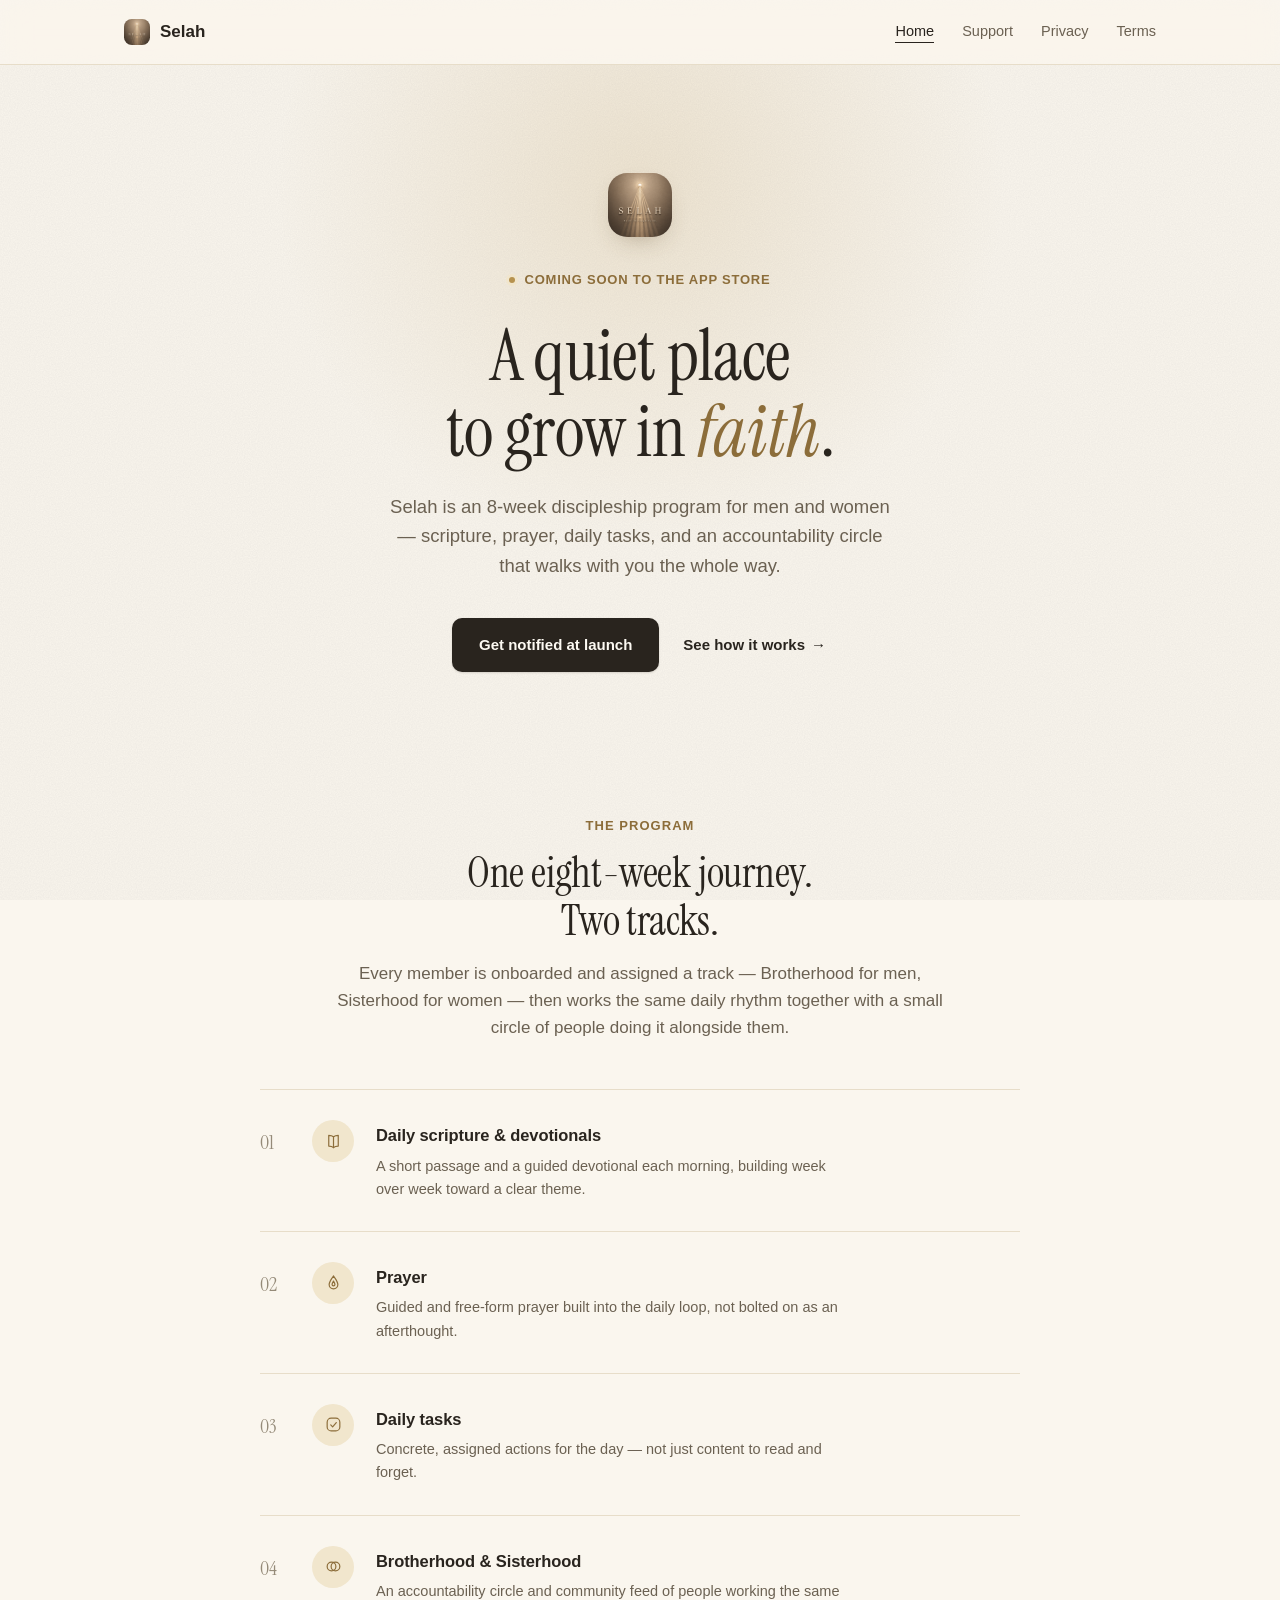
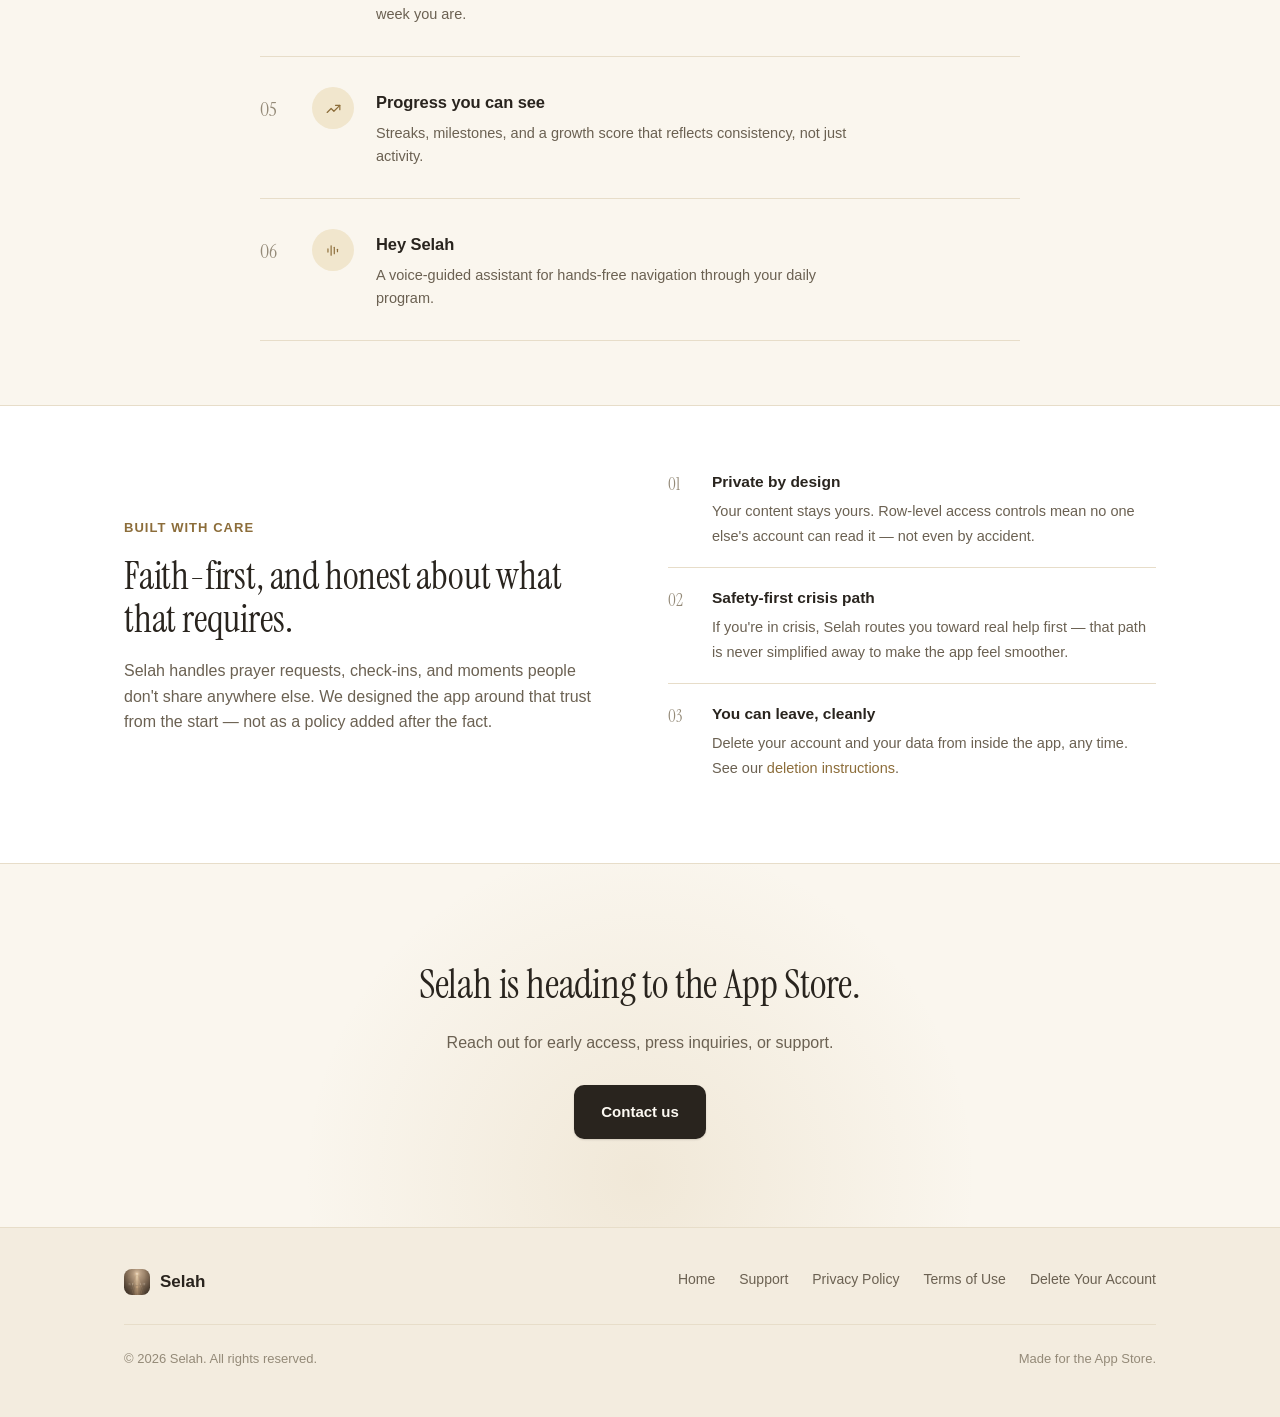
<file: index.html>
<!doctype html>
<html lang="en">
<head>
  <meta charset="utf-8">
  <meta name="viewport" content="width=device-width, initial-scale=1">
  <title>Selah — A discipleship app for the whole of life</title>
  <meta name="description" content="Selah is a Christian discipleship app built around an 8-week transformation program — scripture, prayer, accountability, and daily growth. Launching soon on the App Store.">
  <link rel="icon" href="assets/selah-mark-64.png" sizes="64x64" type="image/png">
  <link rel="icon" href="assets/selah-mark-32.png" sizes="32x32" type="image/png">
  <link rel="apple-touch-icon" href="assets/selah-mark-180.png">
  <link rel="preconnect" href="https://fonts.googleapis.com">
  <link rel="preconnect" href="https://fonts.gstatic.com" crossorigin>
  <link href="https://fonts.googleapis.com/css2?family=Instrument+Serif:ital@0;1&display=swap" rel="stylesheet">
  <link rel="stylesheet" href="styles.css">
</head>
<body>

  <nav class="site-nav">
    <div class="container">
      <a class="brand" href="index.html">
        <img class="orb-mark" src="assets/selah-mark-64.png" alt="" width="26" height="26">
        Selah
      </a>
      <ul class="nav-links">
        <li><a href="index.html" aria-current="page">Home</a></li>
        <li><a href="support.html">Support</a></li>
        <li><a href="privacy.html">Privacy</a></li>
        <li><a href="terms.html">Terms</a></li>
      </ul>
    </div>
  </nav>

  <header class="hero">
    <div class="container">
      <img class="hero-mark" src="assets/selah-mark-512.png" alt="Selah" width="64" height="64">
      <p class="status-line"><span class="status-dot" aria-hidden="true"></span>Coming soon to the App Store</p>
      <h1>A quiet place<br>to grow in <em>faith</em>.</h1>
      <p class="lede">
        Selah is an 8-week discipleship program for men and women — scripture, prayer,
        daily tasks, and an accountability circle that walks with you the whole way.
      </p>
      <div class="hero-actions">
        <a class="btn btn-primary" href="support.html">Get notified at launch</a>
        <a class="link-arrow" href="#program">See how it works <span aria-hidden="true">&rarr;</span></a>
      </div>
    </div>
  </header>

  <section id="program">
    <div class="container">
      <div class="section-head" data-reveal>
        <span class="kicker">The Program</span>
        <h2>One eight-week journey.<br>Two tracks.</h2>
        <p>
          Every member is onboarded and assigned a track — Brotherhood for men,
          Sisterhood for women — then works the same daily rhythm together with a
          small circle of people doing it alongside them.
        </p>
      </div>

      <ol class="feature-list">
        <li data-reveal>
          <span class="feature-num">01</span>
          <span class="feature-icon" aria-hidden="true">
            <svg viewBox="0 0 24 24" fill="none" stroke="currentColor" stroke-width="1.5" stroke-linecap="round" stroke-linejoin="round">
              <path d="M12 6c-1.5-1.2-3.5-1.8-6-1.8v13.6c2.5 0 4.5.6 6 1.8"/>
              <path d="M12 6c1.5-1.2 3.5-1.8 6-1.8v13.6c-2.5 0-4.5.6-6 1.8"/>
              <path d="M12 6v13.6"/>
            </svg>
          </span>
          <div class="feature-copy">
            <h3>Daily scripture &amp; devotionals</h3>
            <p>A short passage and a guided devotional each morning, building week over week toward a clear theme.</p>
          </div>
        </li>
        <li data-reveal>
          <span class="feature-num">02</span>
          <span class="feature-icon" aria-hidden="true">
            <svg viewBox="0 0 24 24" fill="none" stroke="currentColor" stroke-width="1.5" stroke-linecap="round" stroke-linejoin="round">
              <path d="M12 2.5c-3 4-5.5 7.3-5.5 10.8a5.5 5.5 0 0 0 11 0c0-3.5-2.5-6.8-5.5-10.8z"/>
              <path d="M12 9c-1 1.6-1.8 3-1.8 4.3a1.8 1.8 0 0 0 3.6 0c0-1.3-.8-2.7-1.8-4.3z"/>
            </svg>
          </span>
          <div class="feature-copy">
            <h3>Prayer</h3>
            <p>Guided and free-form prayer built into the daily loop, not bolted on as an afterthought.</p>
          </div>
        </li>
        <li data-reveal>
          <span class="feature-num">03</span>
          <span class="feature-icon" aria-hidden="true">
            <svg viewBox="0 0 24 24" fill="none" stroke="currentColor" stroke-width="1.5" stroke-linecap="round" stroke-linejoin="round">
              <rect x="4" y="4" width="16" height="16" rx="5"/>
              <path d="M8.5 12.5l2.4 2.4L15.5 9.5"/>
            </svg>
          </span>
          <div class="feature-copy">
            <h3>Daily tasks</h3>
            <p>Concrete, assigned actions for the day — not just content to read and forget.</p>
          </div>
        </li>
        <li data-reveal>
          <span class="feature-num">04</span>
          <span class="feature-icon" aria-hidden="true">
            <svg viewBox="0 0 24 24" fill="none" stroke="currentColor" stroke-width="1.5" stroke-linecap="round" stroke-linejoin="round">
              <circle cx="9.5" cy="12" r="5.5"/>
              <circle cx="14.5" cy="12" r="5.5"/>
            </svg>
          </span>
          <div class="feature-copy">
            <h3>Brotherhood &amp; Sisterhood</h3>
            <p>An accountability circle and community feed of people working the same week you are.</p>
          </div>
        </li>
        <li data-reveal>
          <span class="feature-num">05</span>
          <span class="feature-icon" aria-hidden="true">
            <svg viewBox="0 0 24 24" fill="none" stroke="currentColor" stroke-width="1.5" stroke-linecap="round" stroke-linejoin="round">
              <path d="M4 17l5-5 3.5 3.5L20 8"/>
              <path d="M14.5 8H20v5.5"/>
            </svg>
          </span>
          <div class="feature-copy">
            <h3>Progress you can see</h3>
            <p>Streaks, milestones, and a growth score that reflects consistency, not just activity.</p>
          </div>
        </li>
        <li data-reveal>
          <span class="feature-num">06</span>
          <span class="feature-icon" aria-hidden="true">
            <svg viewBox="0 0 24 24" fill="none" stroke="currentColor" stroke-width="1.5" stroke-linecap="round" stroke-linejoin="round">
              <path d="M5 10v4"/>
              <path d="M9 6v12"/>
              <path d="M13 8v8"/>
              <path d="M17 10.5v3"/>
            </svg>
          </span>
          <div class="feature-copy">
            <h3>Hey Selah</h3>
            <p>A voice-guided assistant for hands-free navigation through your daily program.</p>
          </div>
        </li>
      </ol>
    </div>
  </section>

  <section class="band">
    <div class="container">
      <div class="two-col">
        <div data-reveal>
          <span class="eyebrow-label">Built with care</span>
          <h2>Faith-first, and honest about what that requires.</h2>
          <p>
            Selah handles prayer requests, check-ins, and moments people don't share
            anywhere else. We designed the app around that trust from the start —
            not as a policy added after the fact.
          </p>
        </div>
        <ul class="pillar-list" data-reveal>
          <li>
            <span class="pillar-index" aria-hidden="true">01</span>
            <div>
              <strong>Private by design</strong>
              <span class="desc">Your content stays yours. Row-level access controls mean no one else's account can read it — not even by accident.</span>
            </div>
          </li>
          <li>
            <span class="pillar-index" aria-hidden="true">02</span>
            <div>
              <strong>Safety-first crisis path</strong>
              <span class="desc">If you're in crisis, Selah routes you toward real help first — that path is never simplified away to make the app feel smoother.</span>
            </div>
          </li>
          <li>
            <span class="pillar-index" aria-hidden="true">03</span>
            <div>
              <strong>You can leave, cleanly</strong>
              <span class="desc">Delete your account and your data from inside the app, any time. See our <a href="delete-account.html">deletion instructions</a>.</span>
            </div>
          </li>
        </ul>
      </div>
    </div>
  </section>

  <section class="cta">
    <div class="container" data-reveal>
      <h2>Selah is heading to the App Store.</h2>
      <p>Reach out for early access, press inquiries, or support.</p>
      <a class="btn btn-primary" href="support.html">Contact us</a>
    </div>
  </section>

  <footer class="site-footer">
    <div class="container">
      <div class="footer-grid">
        <a class="brand" href="index.html">
          <img class="orb-mark" src="assets/selah-mark-64.png" alt="" width="26" height="26">
          Selah
        </a>
        <ul class="footer-links">
          <li><a href="index.html">Home</a></li>
          <li><a href="support.html">Support</a></li>
          <li><a href="privacy.html">Privacy Policy</a></li>
          <li><a href="terms.html">Terms of Use</a></li>
          <li><a href="delete-account.html">Delete Your Account</a></li>
        </ul>
      </div>
      <div class="footer-fine">
        <span>&copy; 2026 Selah. All rights reserved.</span>
        <span>Made for the App Store.</span>
      </div>
    </div>
  </footer>

  <script src="motion.js" defer></script>
</body>
</html>
</file>
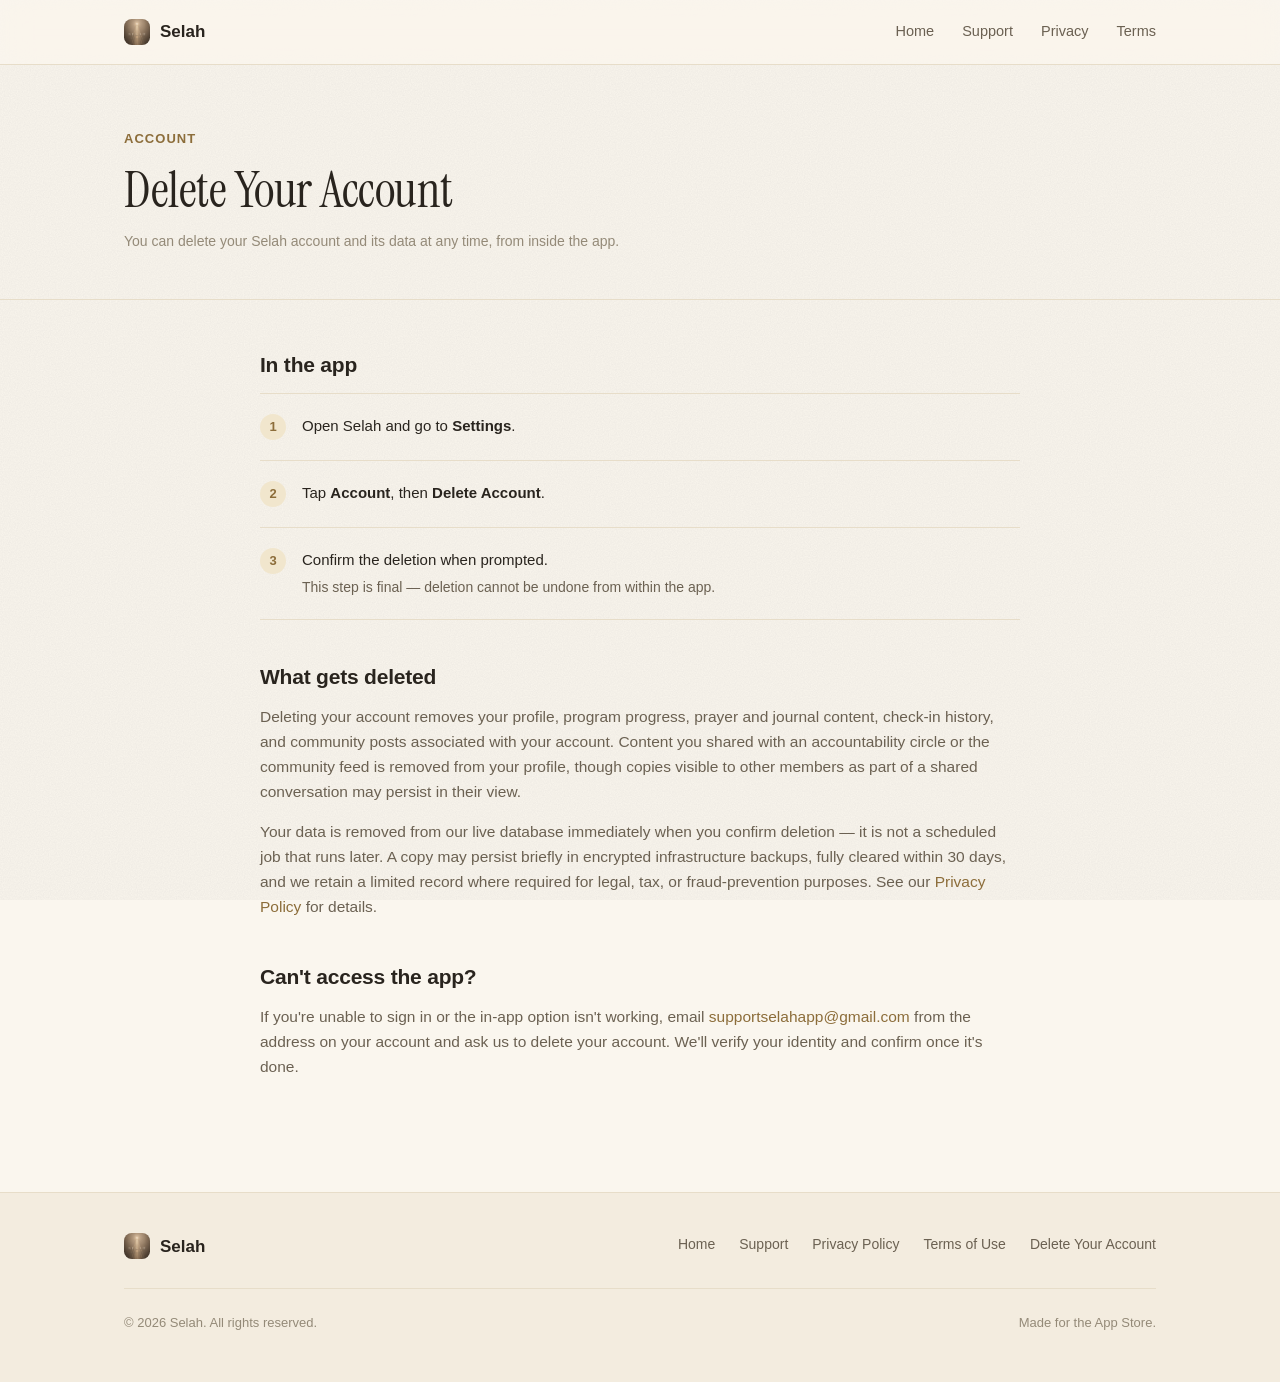
<file: delete-account.html>
<!doctype html>
<html lang="en">
<head>
  <meta charset="utf-8">
  <meta name="viewport" content="width=device-width, initial-scale=1">
  <title>Delete Your Account — Selah</title>
  <meta name="description" content="How to delete your Selah account and data.">
  <link rel="icon" href="assets/selah-mark-64.png" sizes="64x64" type="image/png">
  <link rel="icon" href="assets/selah-mark-32.png" sizes="32x32" type="image/png">
  <link rel="apple-touch-icon" href="assets/selah-mark-180.png">
  <link rel="preconnect" href="https://fonts.googleapis.com">
  <link rel="preconnect" href="https://fonts.gstatic.com" crossorigin>
  <link href="https://fonts.googleapis.com/css2?family=Instrument+Serif:ital@0;1&display=swap" rel="stylesheet">
  <link rel="stylesheet" href="styles.css">
</head>
<body>

  <nav class="site-nav">
    <div class="container">
      <a class="brand" href="index.html">
        <img class="orb-mark" src="assets/selah-mark-64.png" alt="" width="26" height="26">
        Selah
      </a>
      <ul class="nav-links">
        <li><a href="index.html">Home</a></li>
        <li><a href="support.html">Support</a></li>
        <li><a href="privacy.html">Privacy</a></li>
        <li><a href="terms.html">Terms</a></li>
      </ul>
    </div>
  </nav>

  <header class="doc-header">
    <div class="container">
      <span class="kicker">Account</span>
      <h1>Delete Your Account</h1>
      <p class="updated">You can delete your Selah account and its data at any time, from inside the app.</p>
    </div>
  </header>

  <main class="container">
    <div class="doc-body" style="max-width: 760px;">

      <h2>In the app</h2>
      <div class="steps">
        <div class="step">
          <span class="num">1</span>
          <div>
            <p>Open Selah and go to <strong>Settings</strong>.</p>
          </div>
        </div>
        <div class="step">
          <span class="num">2</span>
          <div>
            <p>Tap <strong>Account</strong>, then <strong>Delete Account</strong>.</p>
          </div>
        </div>
        <div class="step">
          <span class="num">3</span>
          <div>
            <p>Confirm the deletion when prompted.</p>
            <p class="sub">This step is final — deletion cannot be undone from within the app.</p>
          </div>
        </div>
      </div>

      <h2>What gets deleted</h2>
      <p>Deleting your account removes your profile, program progress, prayer and journal
      content, check-in history, and community posts associated with your account. Content
      you shared with an accountability circle or the community feed is removed from your
      profile, though copies visible to other members as part of a shared conversation may
      persist in their view.</p>
      <p>Your data is removed from our live database immediately when you confirm deletion —
      it is not a scheduled job that runs later. A copy may persist briefly in encrypted
      infrastructure backups, fully cleared within 30 days, and we retain a limited record
      where required for legal, tax, or fraud-prevention purposes. See our
      <a href="privacy.html#retention">Privacy Policy</a> for details.</p>

      <h2>Can't access the app?</h2>
      <p>
        If you're unable to sign in or the in-app option isn't working, email
        <a href="mailto:supportselahapp@gmail.com">supportselahapp@gmail.com</a> from the address on your
        account and ask us to delete your account. We'll verify your identity and confirm
        once it's done.
      </p>

    </div>
  </main>

  <footer class="site-footer">
    <div class="container">
      <div class="footer-grid">
        <a class="brand" href="index.html">
          <img class="orb-mark" src="assets/selah-mark-64.png" alt="" width="26" height="26">
          Selah
        </a>
        <ul class="footer-links">
          <li><a href="index.html">Home</a></li>
          <li><a href="support.html">Support</a></li>
          <li><a href="privacy.html">Privacy Policy</a></li>
          <li><a href="terms.html">Terms of Use</a></li>
          <li><a href="delete-account.html">Delete Your Account</a></li>
        </ul>
      </div>
      <div class="footer-fine">
        <span>&copy; 2026 Selah. All rights reserved.</span>
        <span>Made for the App Store.</span>
      </div>
    </div>
  </footer>

  <script src="motion.js" defer></script>
</body>
</html>
</file>
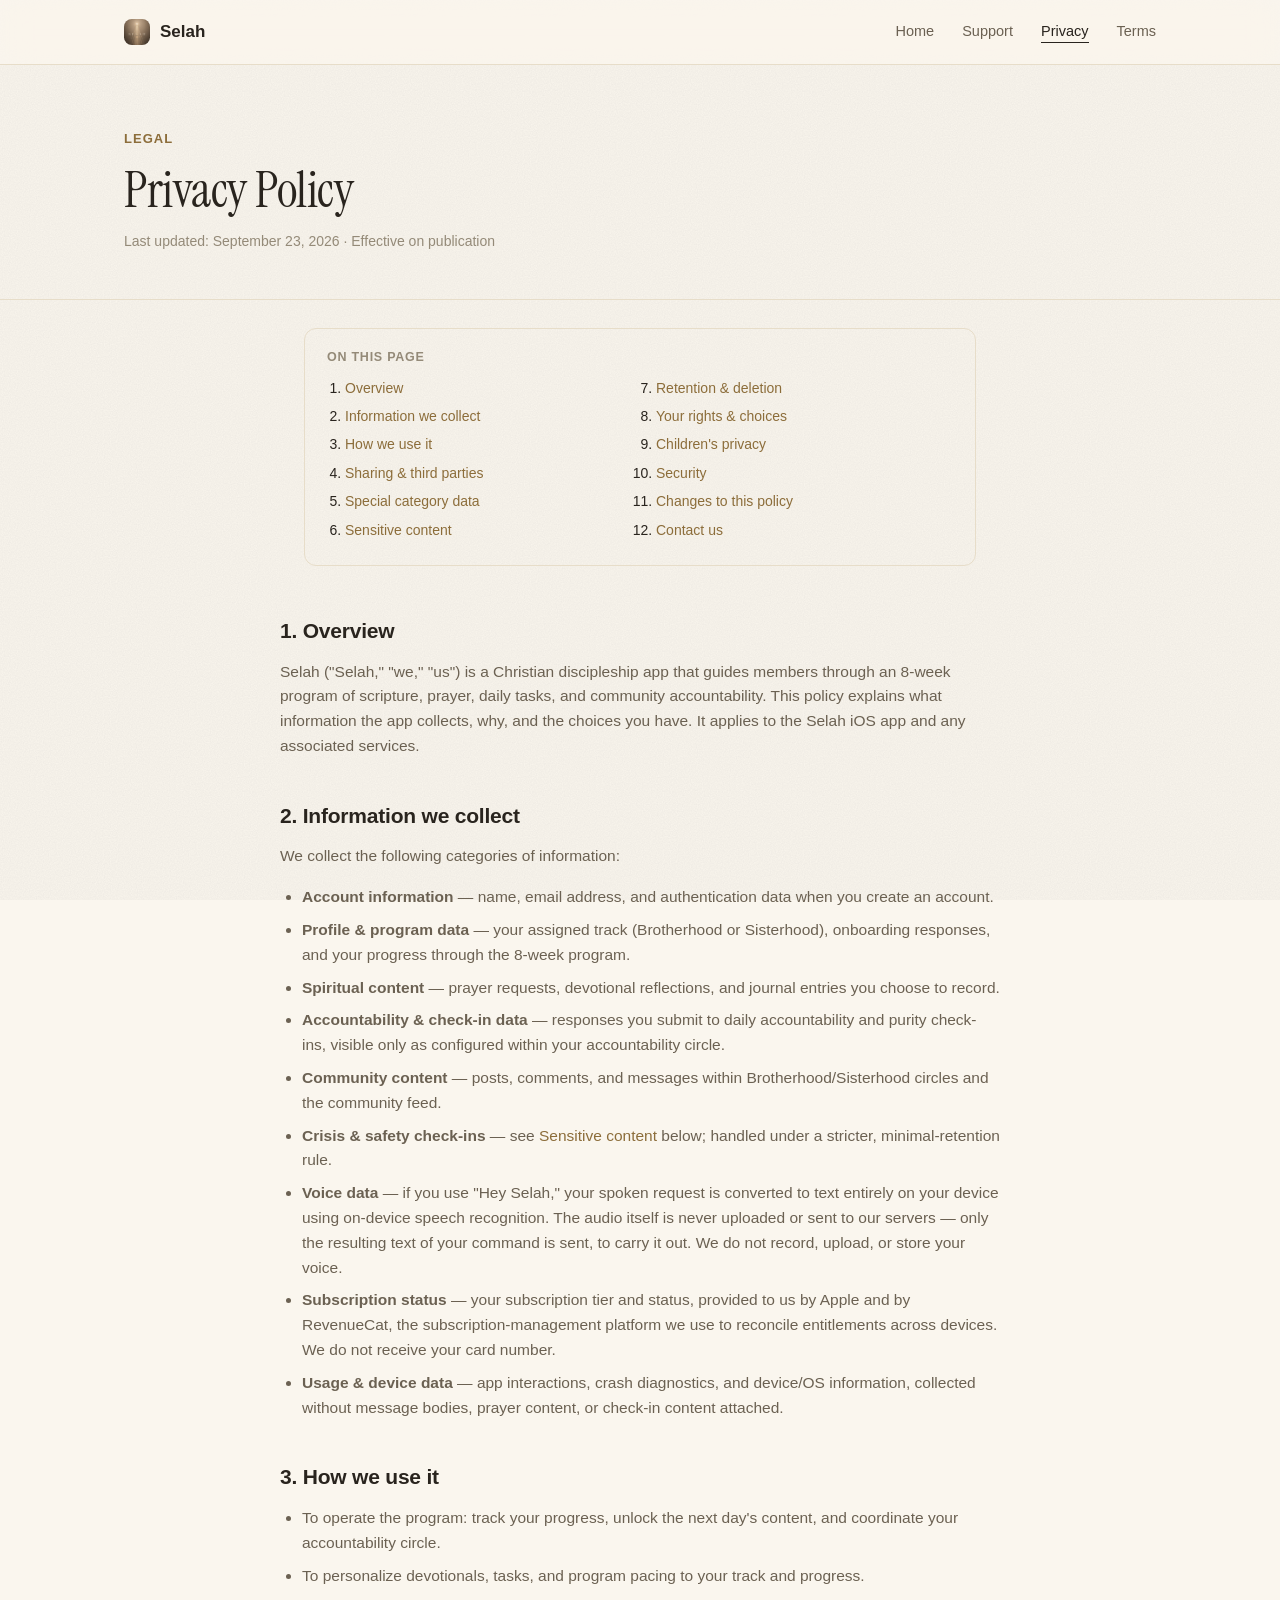
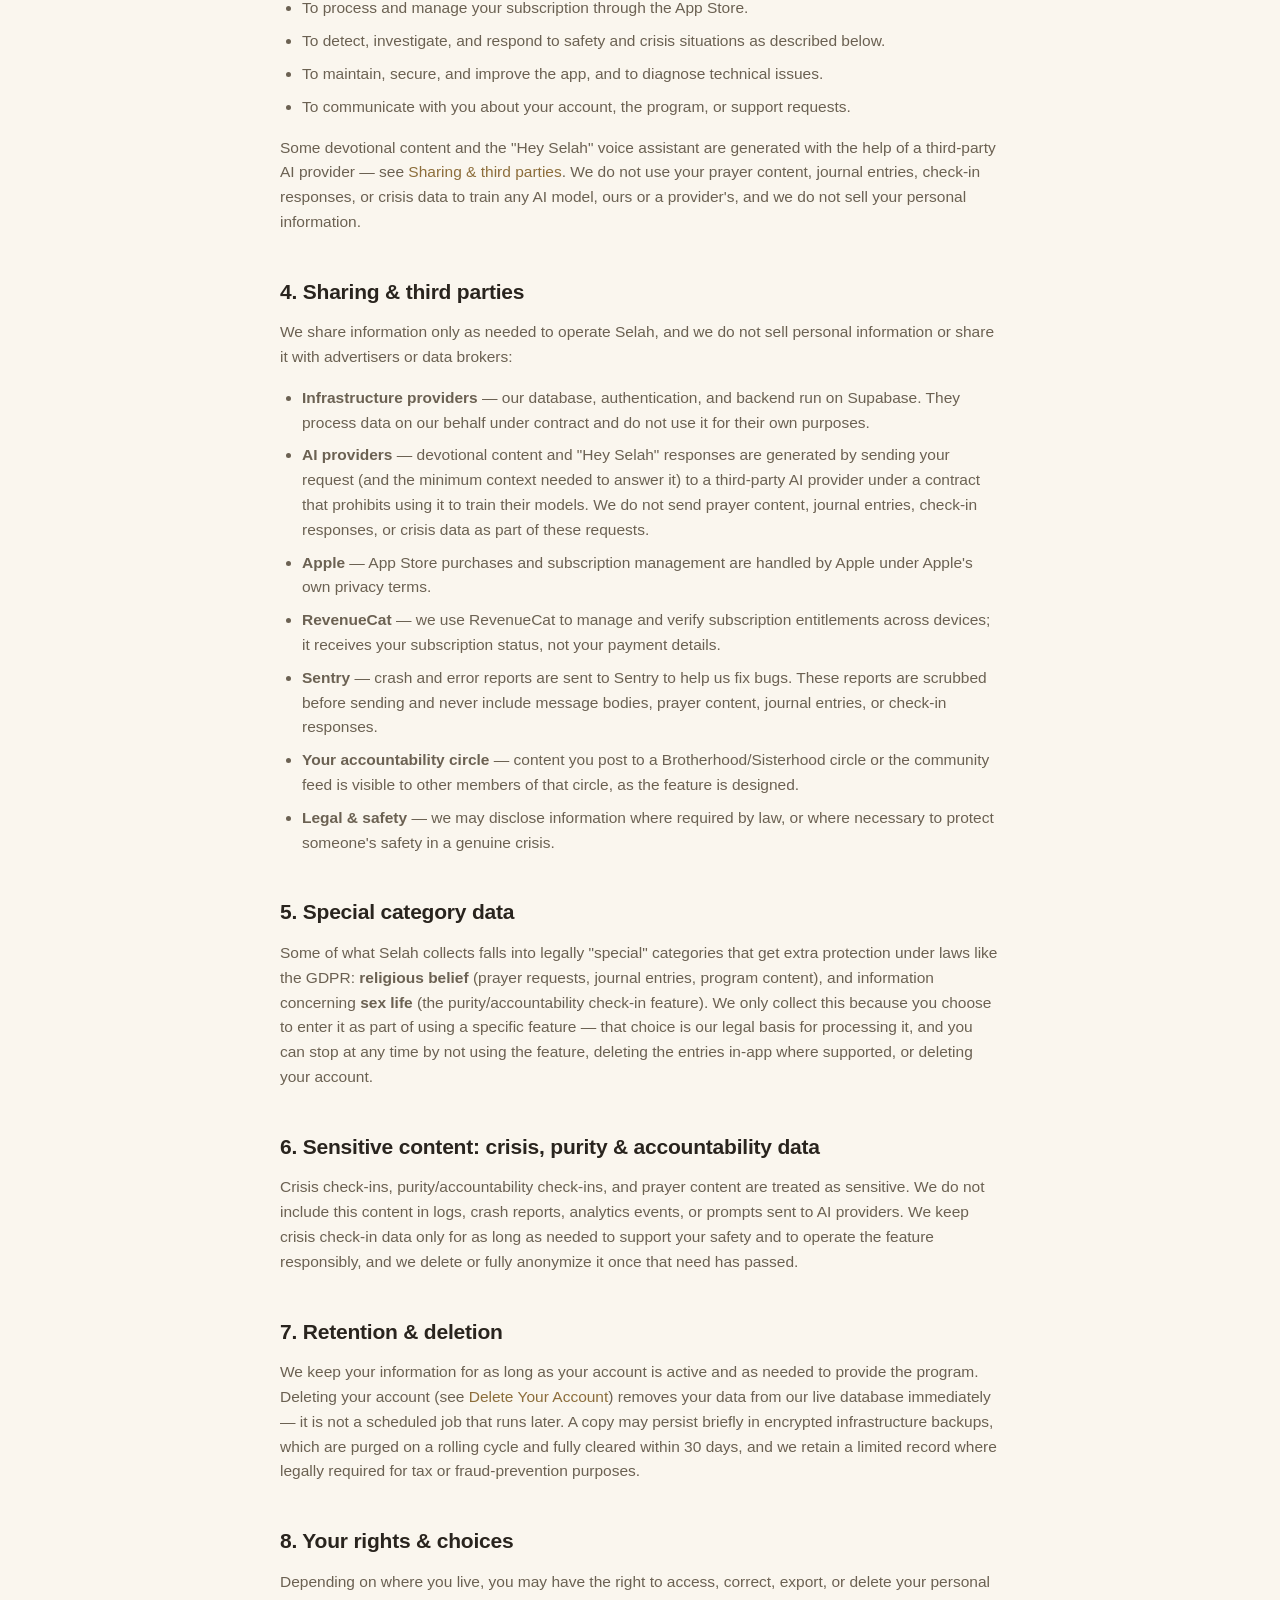
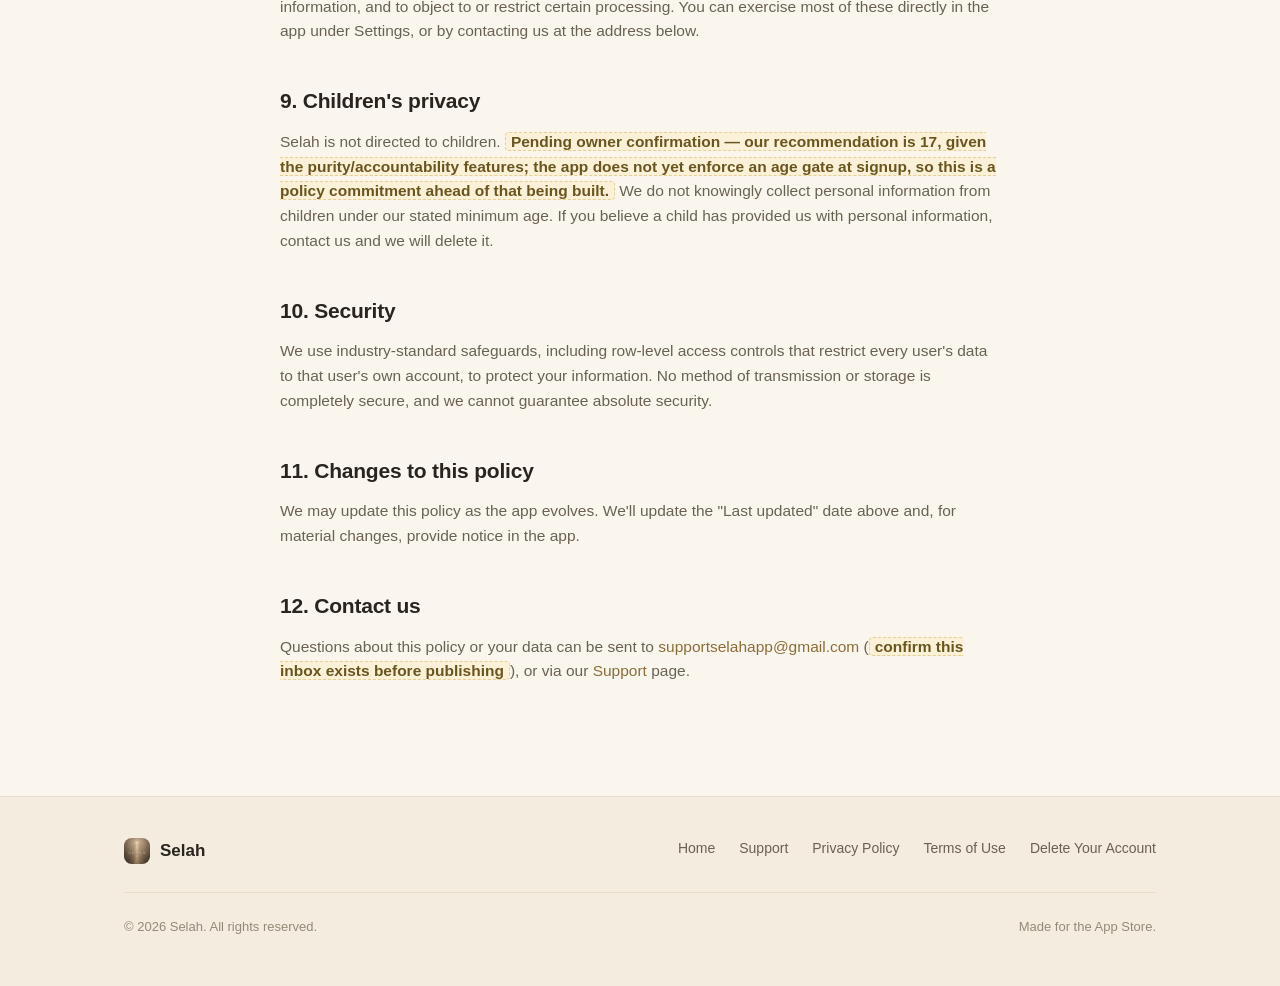
<file: privacy.html>
<!doctype html>
<html lang="en">
<head>
  <meta charset="utf-8">
  <meta name="viewport" content="width=device-width, initial-scale=1">
  <title>Privacy Policy — Selah</title>
  <meta name="description" content="How Selah collects, uses, and protects your information.">
  <link rel="icon" href="assets/selah-mark-64.png" sizes="64x64" type="image/png">
  <link rel="icon" href="assets/selah-mark-32.png" sizes="32x32" type="image/png">
  <link rel="apple-touch-icon" href="assets/selah-mark-180.png">
  <link rel="preconnect" href="https://fonts.googleapis.com">
  <link rel="preconnect" href="https://fonts.gstatic.com" crossorigin>
  <link href="https://fonts.googleapis.com/css2?family=Instrument+Serif:ital@0;1&display=swap" rel="stylesheet">
  <link rel="stylesheet" href="styles.css">
</head>
<body>

  <nav class="site-nav">
    <div class="container">
      <a class="brand" href="index.html">
        <img class="orb-mark" src="assets/selah-mark-64.png" alt="" width="26" height="26">
        Selah
      </a>
      <ul class="nav-links">
        <li><a href="index.html">Home</a></li>
        <li><a href="support.html">Support</a></li>
        <li><a href="privacy.html" aria-current="page">Privacy</a></li>
        <li><a href="terms.html">Terms</a></li>
      </ul>
    </div>
  </nav>

  <header class="doc-header">
    <div class="container">
      <span class="kicker">Legal</span>
      <h1>Privacy Policy</h1>
      <p class="updated">Last updated: September 23, 2026 · Effective on publication</p>
    </div>
  </header>

  <div class="doc-toc">
    <div class="container">
      <nav aria-label="Table of contents">
        <p class="label">On this page</p>
        <ol>
          <li><a href="#overview">Overview</a></li>
          <li><a href="#collect">Information we collect</a></li>
          <li><a href="#use">How we use it</a></li>
          <li><a href="#sharing">Sharing &amp; third parties</a></li>
          <li><a href="#special">Special category data</a></li>
          <li><a href="#sensitive">Sensitive content</a></li>
          <li><a href="#retention">Retention &amp; deletion</a></li>
          <li><a href="#rights">Your rights &amp; choices</a></li>
          <li><a href="#children">Children's privacy</a></li>
          <li><a href="#security">Security</a></li>
          <li><a href="#changes">Changes to this policy</a></li>
          <li><a href="#contact">Contact us</a></li>
        </ol>
      </nav>
    </div>
  </div>

  <main class="container">
    <div class="doc-body">

      <h2 id="overview">1. Overview</h2>
      <p>
        Selah ("Selah," "we," "us") is a Christian discipleship app that guides members
        through an 8-week program of scripture, prayer, daily tasks, and community
        accountability. This policy explains what information the app collects, why, and
        the choices you have. It applies to the Selah iOS app and any associated services.
      </p>

      <h2 id="collect">2. Information we collect</h2>
      <p>We collect the following categories of information:</p>
      <ul>
        <li><strong>Account information</strong> — name, email address, and authentication data when you create an account.</li>
        <li><strong>Profile &amp; program data</strong> — your assigned track (Brotherhood or Sisterhood), onboarding responses, and your progress through the 8-week program.</li>
        <li><strong>Spiritual content</strong> — prayer requests, devotional reflections, and journal entries you choose to record.</li>
        <li><strong>Accountability &amp; check-in data</strong> — responses you submit to daily accountability and purity check-ins, visible only as configured within your accountability circle.</li>
        <li><strong>Community content</strong> — posts, comments, and messages within Brotherhood/Sisterhood circles and the community feed.</li>
        <li><strong>Crisis &amp; safety check-ins</strong> — see <a href="#sensitive">Sensitive content</a> below; handled under a stricter, minimal-retention rule.</li>
        <li><strong>Voice data</strong> — if you use "Hey Selah," your spoken request is converted to text entirely on your device using on-device speech recognition. The audio itself is never uploaded or sent to our servers — only the resulting text of your command is sent, to carry it out. We do not record, upload, or store your voice.</li>
        <li><strong>Subscription status</strong> — your subscription tier and status, provided to us by Apple and by RevenueCat, the subscription-management platform we use to reconcile entitlements across devices. We do not receive your card number.</li>
        <li><strong>Usage &amp; device data</strong> — app interactions, crash diagnostics, and device/OS information, collected without message bodies, prayer content, or check-in content attached.</li>
      </ul>

      <h2 id="use">3. How we use it</h2>
      <ul>
        <li>To operate the program: track your progress, unlock the next day's content, and coordinate your accountability circle.</li>
        <li>To personalize devotionals, tasks, and program pacing to your track and progress.</li>
        <li>To process and manage your subscription through the App Store.</li>
        <li>To detect, investigate, and respond to safety and crisis situations as described below.</li>
        <li>To maintain, secure, and improve the app, and to diagnose technical issues.</li>
        <li>To communicate with you about your account, the program, or support requests.</li>
      </ul>
      <p>Some devotional content and the "Hey Selah" voice assistant are generated with the
      help of a third-party AI provider — see <a href="#sharing">Sharing &amp; third
      parties</a>. We do not use your prayer content, journal entries, check-in responses, or
      crisis data to train any AI model, ours or a provider's, and we do not sell your
      personal information.</p>

      <h2 id="sharing">4. Sharing &amp; third parties</h2>
      <p>We share information only as needed to operate Selah, and we do not sell personal
      information or share it with advertisers or data brokers:</p>
      <ul>
        <li><strong>Infrastructure providers</strong> — our database, authentication, and backend run on Supabase. They process data on our behalf under contract and do not use it for their own purposes.</li>
        <li><strong>AI providers</strong> — devotional content and "Hey Selah" responses are generated by sending your request (and the minimum context needed to answer it) to a third-party AI provider under a contract that prohibits using it to train their models. We do not send prayer content, journal entries, check-in responses, or crisis data as part of these requests.</li>
        <li><strong>Apple</strong> — App Store purchases and subscription management are handled by Apple under Apple's own privacy terms.</li>
        <li><strong>RevenueCat</strong> — we use RevenueCat to manage and verify subscription entitlements across devices; it receives your subscription status, not your payment details.</li>
        <li><strong>Sentry</strong> — crash and error reports are sent to Sentry to help us fix bugs. These reports are scrubbed before sending and never include message bodies, prayer content, journal entries, or check-in responses.</li>
        <li><strong>Your accountability circle</strong> — content you post to a Brotherhood/Sisterhood circle or the community feed is visible to other members of that circle, as the feature is designed.</li>
        <li><strong>Legal &amp; safety</strong> — we may disclose information where required by law, or where necessary to protect someone's safety in a genuine crisis.</li>
      </ul>

      <h2 id="special">5. Special category data</h2>
      <p>
        Some of what Selah collects falls into legally "special" categories that get extra
        protection under laws like the GDPR: <strong>religious belief</strong> (prayer
        requests, journal entries, program content), and information concerning
        <strong>sex life</strong> (the purity/accountability check-in feature). We only collect
        this because you choose to enter it as part of using a specific feature — that choice is
        our legal basis for processing it, and you can stop at any time by not using the
        feature, deleting the entries in-app where supported, or deleting your account.
      </p>

      <h2 id="sensitive">6. Sensitive content: crisis, purity &amp; accountability data</h2>
      <p>
        Crisis check-ins, purity/accountability check-ins, and prayer content are treated as
        sensitive. We do not include this content in logs, crash reports, analytics events,
        or prompts sent to AI providers. We keep crisis check-in data only for as long as
        needed to support your safety and to operate the feature responsibly, and we delete
        or fully anonymize it once that need has passed.
      </p>

      <h2 id="retention">7. Retention &amp; deletion</h2>
      <p>
        We keep your information for as long as your account is active and as needed to
        provide the program. Deleting your account (see
        <a href="delete-account.html">Delete Your Account</a>) removes your data from our
        live database immediately — it is not a scheduled job that runs later. A copy may
        persist briefly in encrypted infrastructure backups, which are purged on a rolling
        cycle and fully cleared within 30 days, and we retain a limited record where legally
        required for tax or fraud-prevention purposes.
      </p>

      <h2 id="rights">8. Your rights &amp; choices</h2>
      <p>Depending on where you live, you may have the right to access, correct, export, or
      delete your personal information, and to object to or restrict certain processing. You
      can exercise most of these directly in the app under Settings, or by contacting us at
      the address below.</p>

      <h2 id="children">9. Children's privacy</h2>
      <p>
        Selah is not directed to children. <span class="tbd">Pending owner confirmation — our
        recommendation is 17, given the purity/accountability features; the app
        does not yet enforce an age gate at signup, so this is a policy commitment ahead of
        that being built.</span> We do not knowingly collect personal information from
        children under our stated minimum age. If you believe a child has provided us with
        personal information, contact us and we will delete it.
      </p>

      <h2 id="security">10. Security</h2>
      <p>
        We use industry-standard safeguards, including row-level access controls that
        restrict every user's data to that user's own account, to protect your information.
        No method of transmission or storage is completely secure, and we cannot guarantee
        absolute security.
      </p>

      <h2 id="changes">11. Changes to this policy</h2>
      <p>
        We may update this policy as the app evolves. We'll update the "Last updated" date
        above and, for material changes, provide notice in the app.
      </p>

      <h2 id="contact">12. Contact us</h2>
      <p>
        Questions about this policy or your data can be sent to
        <a href="mailto:supportselahapp@gmail.com">supportselahapp@gmail.com</a>
        (<span class="tbd">confirm this inbox exists before publishing</span>), or via our
        <a href="support.html">Support</a> page.
      </p>

    </div>
  </main>

  <footer class="site-footer">
    <div class="container">
      <div class="footer-grid">
        <a class="brand" href="index.html">
          <img class="orb-mark" src="assets/selah-mark-64.png" alt="" width="26" height="26">
          Selah
        </a>
        <ul class="footer-links">
          <li><a href="index.html">Home</a></li>
          <li><a href="support.html">Support</a></li>
          <li><a href="privacy.html">Privacy Policy</a></li>
          <li><a href="terms.html">Terms of Use</a></li>
          <li><a href="delete-account.html">Delete Your Account</a></li>
        </ul>
      </div>
      <div class="footer-fine">
        <span>&copy; 2026 Selah. All rights reserved.</span>
        <span>Made for the App Store.</span>
      </div>
    </div>
  </footer>

  <script src="motion.js" defer></script>
</body>
</html>
</file>
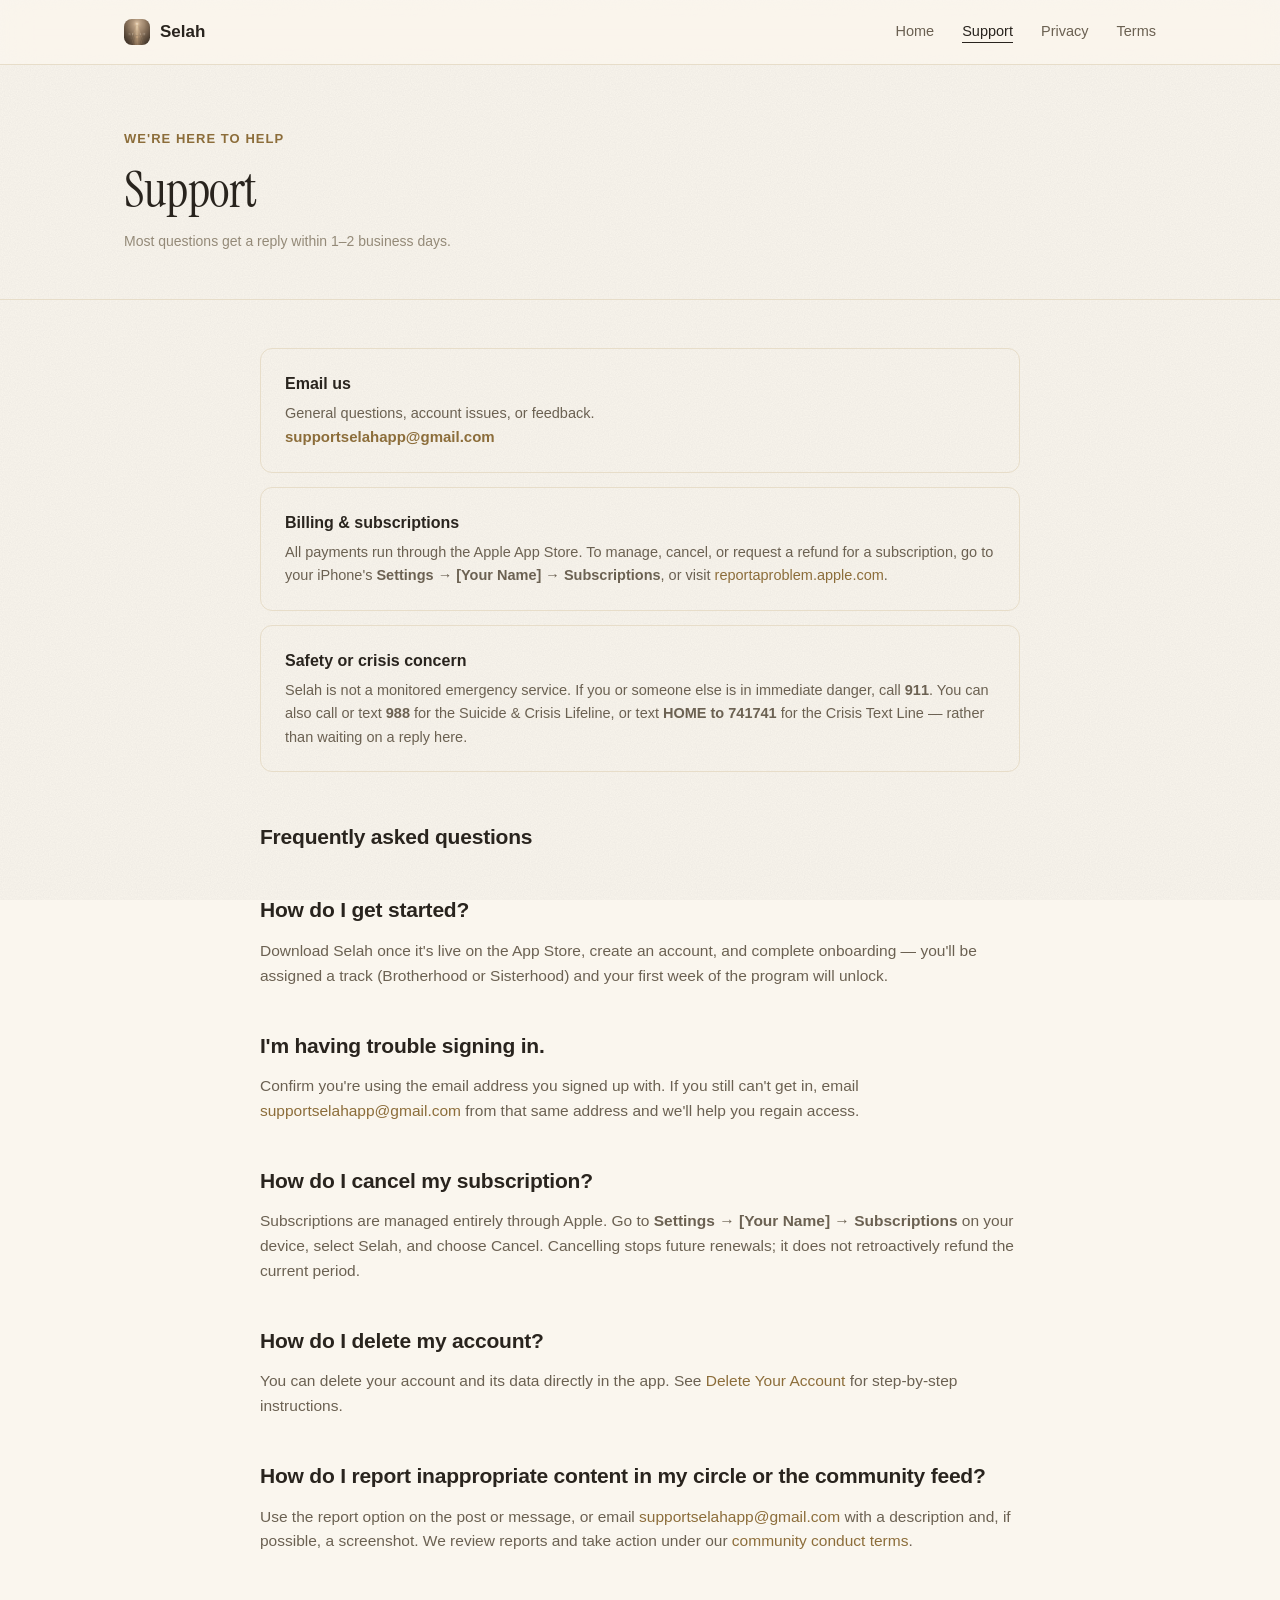
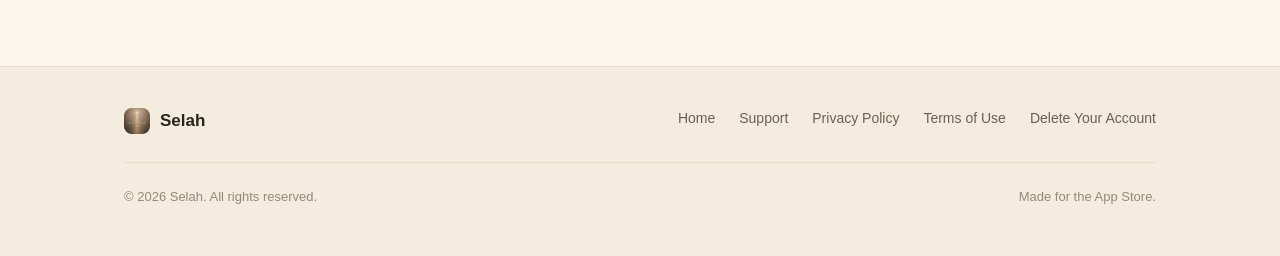
<file: support.html>
<!doctype html>
<html lang="en">
<head>
  <meta charset="utf-8">
  <meta name="viewport" content="width=device-width, initial-scale=1">
  <title>Support — Selah</title>
  <meta name="description" content="Get help with Selah — account, billing, and general questions.">
  <link rel="icon" href="assets/selah-mark-64.png" sizes="64x64" type="image/png">
  <link rel="icon" href="assets/selah-mark-32.png" sizes="32x32" type="image/png">
  <link rel="apple-touch-icon" href="assets/selah-mark-180.png">
  <link rel="preconnect" href="https://fonts.googleapis.com">
  <link rel="preconnect" href="https://fonts.gstatic.com" crossorigin>
  <link href="https://fonts.googleapis.com/css2?family=Instrument+Serif:ital@0;1&display=swap" rel="stylesheet">
  <link rel="stylesheet" href="styles.css">
</head>
<body>

  <nav class="site-nav">
    <div class="container">
      <a class="brand" href="index.html">
        <img class="orb-mark" src="assets/selah-mark-64.png" alt="" width="26" height="26">
        Selah
      </a>
      <ul class="nav-links">
        <li><a href="index.html">Home</a></li>
        <li><a href="support.html" aria-current="page">Support</a></li>
        <li><a href="privacy.html">Privacy</a></li>
        <li><a href="terms.html">Terms</a></li>
      </ul>
    </div>
  </nav>

  <header class="doc-header">
    <div class="container">
      <span class="kicker">We're here to help</span>
      <h1>Support</h1>
      <p class="updated">Most questions get a reply within 1–2 business days.</p>
    </div>
  </header>

  <main class="container">
    <div class="doc-body" style="max-width: 760px;">

      <div class="contact-card">
        <h3>Email us</h3>
        <p>General questions, account issues, or feedback.</p>
        <p><a class="email" href="mailto:supportselahapp@gmail.com">supportselahapp@gmail.com</a></p>
      </div>

      <div class="contact-card">
        <h3>Billing &amp; subscriptions</h3>
        <p>All payments run through the Apple App Store. To manage, cancel, or request a
        refund for a subscription, go to your iPhone's <strong>Settings &rarr; [Your Name]
        &rarr; Subscriptions</strong>, or visit
        <a href="https://reportaproblem.apple.com" target="_blank" rel="noopener">reportaproblem.apple.com</a>.</p>
      </div>

      <div class="contact-card">
        <h3>Safety or crisis concern</h3>
        <p>Selah is not a monitored emergency service. If you or someone else is in
        immediate danger, call <strong>911</strong>. You can also call or text
        <strong>988</strong> for the Suicide &amp; Crisis Lifeline, or text
        <strong>HOME to 741741</strong> for the Crisis Text Line — rather than waiting on a
        reply here.</p>
      </div>

      <h2 style="margin-top:48px;">Frequently asked questions</h2>

      <h2>How do I get started?</h2>
      <p>
        Download Selah once it's live on the App Store, create an account, and complete
        onboarding — you'll be assigned a track (Brotherhood or Sisterhood) and your first
        week of the program will unlock.
      </p>

      <h2>I'm having trouble signing in.</h2>
      <p>
        Confirm you're using the email address you signed up with. If you still can't get
        in, email <a href="mailto:supportselahapp@gmail.com">supportselahapp@gmail.com</a> from that same
        address and we'll help you regain access.
      </p>

      <h2>How do I cancel my subscription?</h2>
      <p>
        Subscriptions are managed entirely through Apple. Go to
        <strong>Settings &rarr; [Your Name] &rarr; Subscriptions</strong> on your device,
        select Selah, and choose Cancel. Cancelling stops future renewals; it does not
        retroactively refund the current period.
      </p>

      <h2>How do I delete my account?</h2>
      <p>
        You can delete your account and its data directly in the app. See
        <a href="delete-account.html">Delete Your Account</a> for step-by-step instructions.
      </p>

      <h2>How do I report inappropriate content in my circle or the community feed?</h2>
      <p>
        Use the report option on the post or message, or email
        <a href="mailto:supportselahapp@gmail.com">supportselahapp@gmail.com</a> with a description and,
        if possible, a screenshot. We review reports and take action under our
        <a href="terms.html#conduct">community conduct terms</a>.
      </p>

    </div>
  </main>

  <footer class="site-footer">
    <div class="container">
      <div class="footer-grid">
        <a class="brand" href="index.html">
          <img class="orb-mark" src="assets/selah-mark-64.png" alt="" width="26" height="26">
          Selah
        </a>
        <ul class="footer-links">
          <li><a href="index.html">Home</a></li>
          <li><a href="support.html">Support</a></li>
          <li><a href="privacy.html">Privacy Policy</a></li>
          <li><a href="terms.html">Terms of Use</a></li>
          <li><a href="delete-account.html">Delete Your Account</a></li>
        </ul>
      </div>
      <div class="footer-fine">
        <span>&copy; 2026 Selah. All rights reserved.</span>
        <span>Made for the App Store.</span>
      </div>
    </div>
  </footer>

  <script src="motion.js" defer></script>
</body>
</html>
</file>
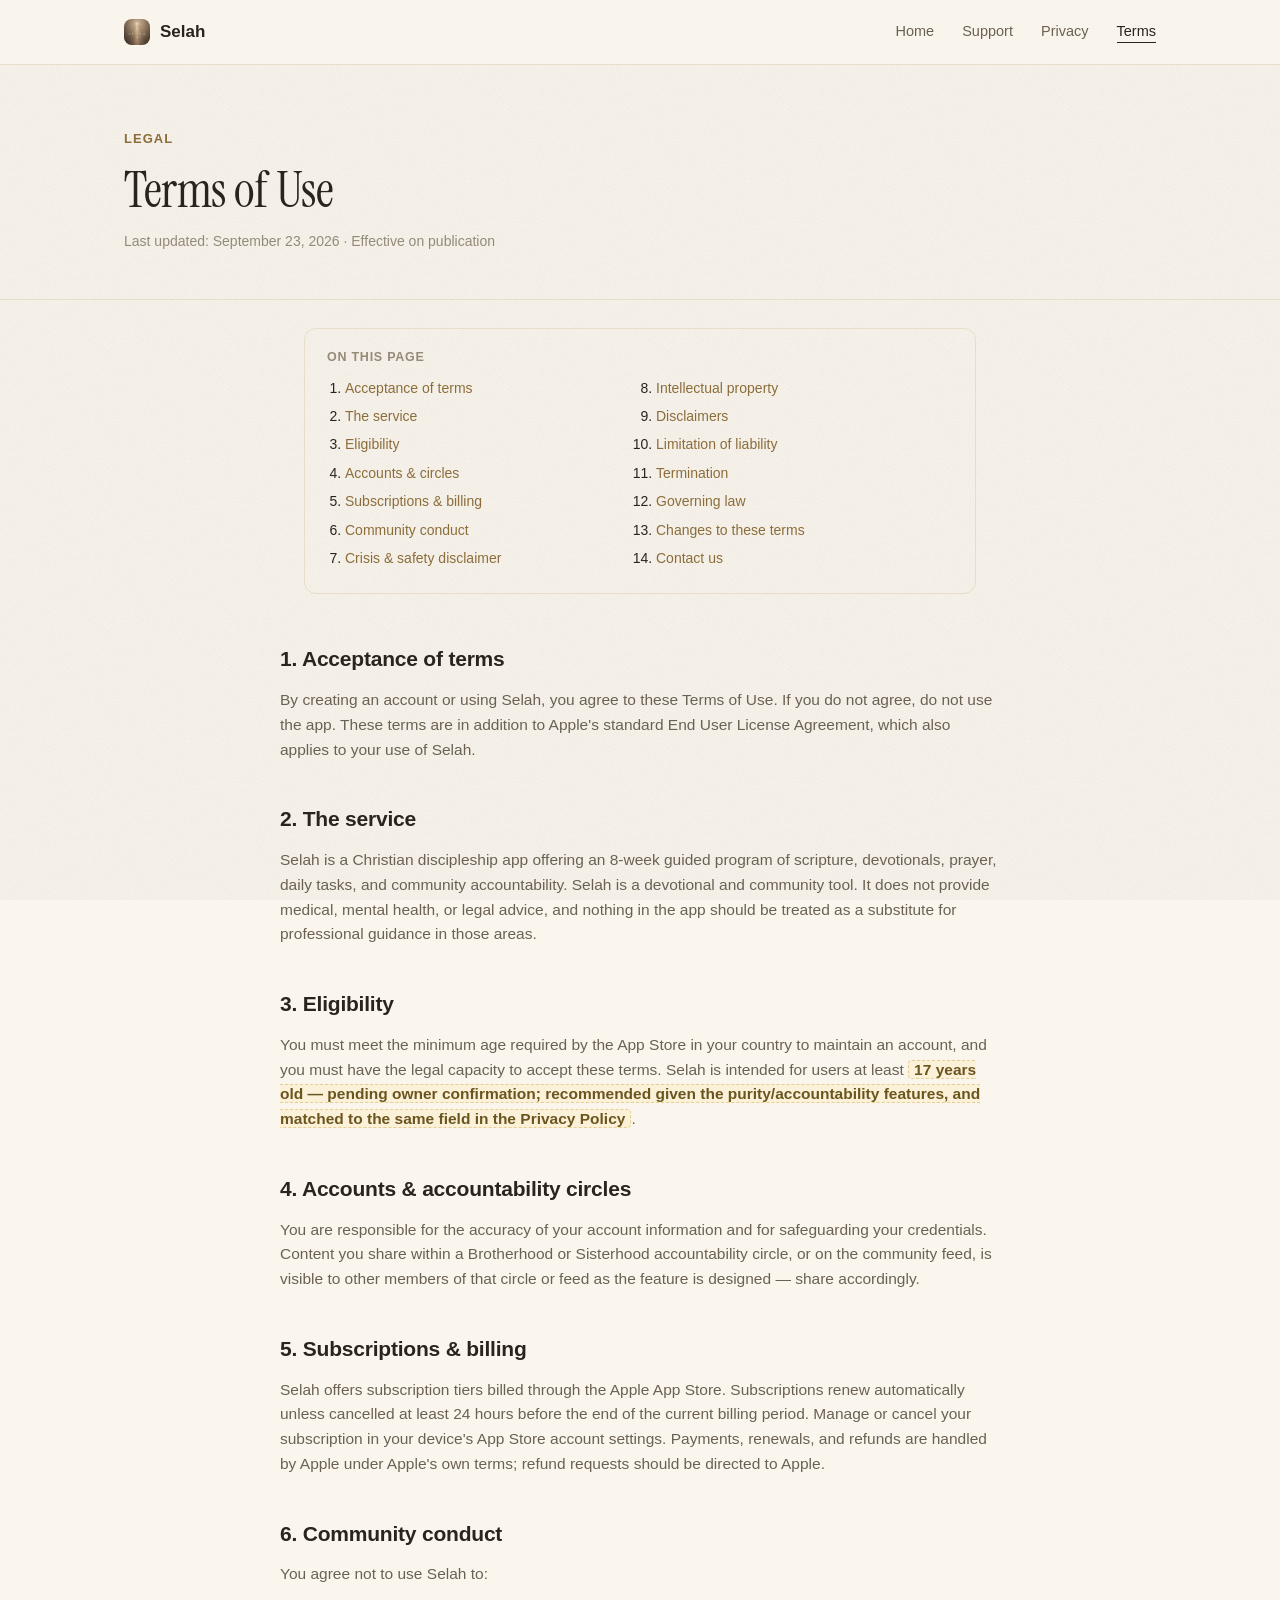
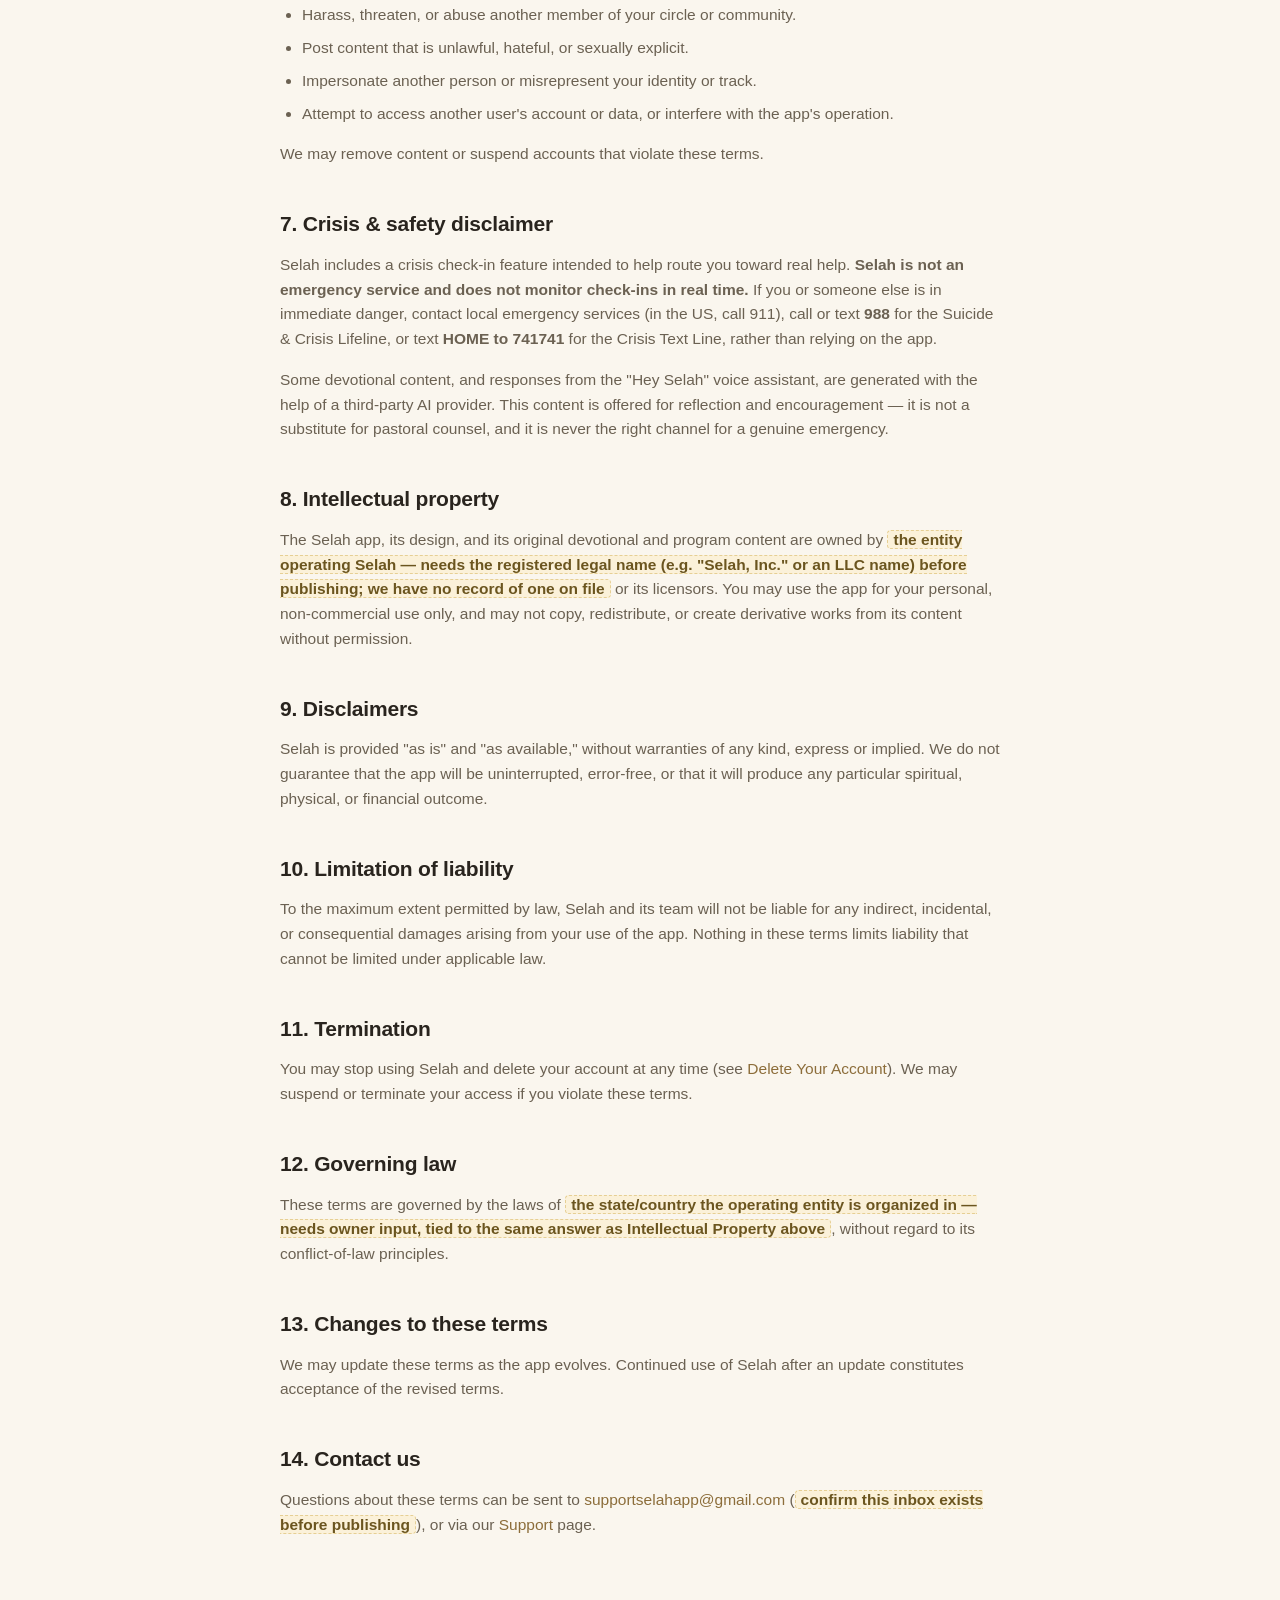
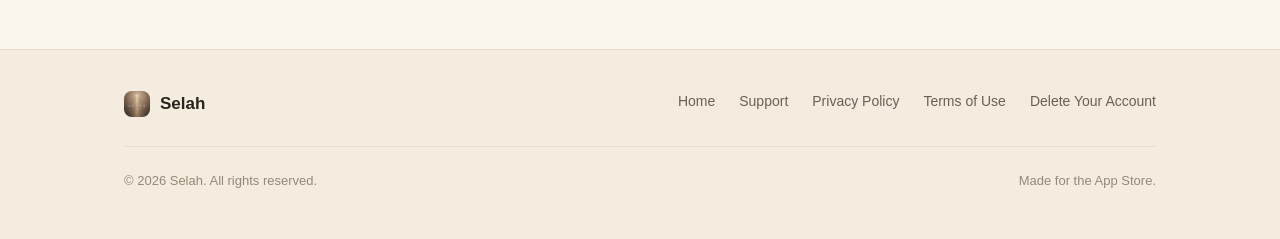
<file: terms.html>
<!doctype html>
<html lang="en">
<head>
  <meta charset="utf-8">
  <meta name="viewport" content="width=device-width, initial-scale=1">
  <title>Terms of Use — Selah</title>
  <meta name="description" content="The terms that govern your use of the Selah app.">
  <link rel="icon" href="assets/selah-mark-64.png" sizes="64x64" type="image/png">
  <link rel="icon" href="assets/selah-mark-32.png" sizes="32x32" type="image/png">
  <link rel="apple-touch-icon" href="assets/selah-mark-180.png">
  <link rel="preconnect" href="https://fonts.googleapis.com">
  <link rel="preconnect" href="https://fonts.gstatic.com" crossorigin>
  <link href="https://fonts.googleapis.com/css2?family=Instrument+Serif:ital@0;1&display=swap" rel="stylesheet">
  <link rel="stylesheet" href="styles.css">
</head>
<body>

  <nav class="site-nav">
    <div class="container">
      <a class="brand" href="index.html">
        <img class="orb-mark" src="assets/selah-mark-64.png" alt="" width="26" height="26">
        Selah
      </a>
      <ul class="nav-links">
        <li><a href="index.html">Home</a></li>
        <li><a href="support.html">Support</a></li>
        <li><a href="privacy.html">Privacy</a></li>
        <li><a href="terms.html" aria-current="page">Terms</a></li>
      </ul>
    </div>
  </nav>

  <header class="doc-header">
    <div class="container">
      <span class="kicker">Legal</span>
      <h1>Terms of Use</h1>
      <p class="updated">Last updated: September 23, 2026 · Effective on publication</p>
    </div>
  </header>

  <div class="doc-toc">
    <div class="container">
      <nav aria-label="Table of contents">
        <p class="label">On this page</p>
        <ol>
          <li><a href="#acceptance">Acceptance of terms</a></li>
          <li><a href="#service">The service</a></li>
          <li><a href="#eligibility">Eligibility</a></li>
          <li><a href="#accounts">Accounts &amp; circles</a></li>
          <li><a href="#subscriptions">Subscriptions &amp; billing</a></li>
          <li><a href="#conduct">Community conduct</a></li>
          <li><a href="#crisis">Crisis &amp; safety disclaimer</a></li>
          <li><a href="#ip">Intellectual property</a></li>
          <li><a href="#disclaimers">Disclaimers</a></li>
          <li><a href="#liability">Limitation of liability</a></li>
          <li><a href="#termination">Termination</a></li>
          <li><a href="#law">Governing law</a></li>
          <li><a href="#changes">Changes to these terms</a></li>
          <li><a href="#contact">Contact us</a></li>
        </ol>
      </nav>
    </div>
  </div>

  <main class="container">
    <div class="doc-body">

      <h2 id="acceptance">1. Acceptance of terms</h2>
      <p>
        By creating an account or using Selah, you agree to these Terms of Use. If you do
        not agree, do not use the app. These terms are in addition to Apple's standard
        End User License Agreement, which also applies to your use of Selah.
      </p>

      <h2 id="service">2. The service</h2>
      <p>
        Selah is a Christian discipleship app offering an 8-week guided program of
        scripture, devotionals, prayer, daily tasks, and community accountability. Selah is
        a devotional and community tool. It does not provide medical, mental health, or
        legal advice, and nothing in the app should be treated as a substitute for
        professional guidance in those areas.
      </p>

      <h2 id="eligibility">3. Eligibility</h2>
      <p>
        You must meet the minimum age required by the App Store in your country to
        maintain an account, and you must have the legal capacity to accept these terms.
        Selah is intended for users at least
        <span class="tbd">17 years old — pending owner confirmation; recommended given the
        purity/accountability features, and matched to the same field in the
        Privacy Policy</span>.
      </p>

      <h2 id="accounts">4. Accounts &amp; accountability circles</h2>
      <p>
        You are responsible for the accuracy of your account information and for
        safeguarding your credentials. Content you share within a Brotherhood or
        Sisterhood accountability circle, or on the community feed, is visible to other
        members of that circle or feed as the feature is designed — share accordingly.
      </p>

      <h2 id="subscriptions">5. Subscriptions &amp; billing</h2>
      <p>
        Selah offers subscription tiers billed through the Apple App Store. Subscriptions
        renew automatically unless cancelled at least 24 hours before the end of the
        current billing period. Manage or cancel your subscription in your device's App
        Store account settings. Payments, renewals, and refunds are handled by Apple under
        Apple's own terms; refund requests should be directed to Apple.
      </p>

      <h2 id="conduct">6. Community conduct</h2>
      <p>You agree not to use Selah to:</p>
      <ul>
        <li>Harass, threaten, or abuse another member of your circle or community.</li>
        <li>Post content that is unlawful, hateful, or sexually explicit.</li>
        <li>Impersonate another person or misrepresent your identity or track.</li>
        <li>Attempt to access another user's account or data, or interfere with the app's operation.</li>
      </ul>
      <p>We may remove content or suspend accounts that violate these terms.</p>

      <h2 id="crisis">7. Crisis &amp; safety disclaimer</h2>
      <p>
        Selah includes a crisis check-in feature intended to help route you toward real
        help. <strong>Selah is not an emergency service and does not monitor check-ins in
        real time.</strong> If you or someone else is in immediate danger, contact local
        emergency services (in the US, call 911), call or text <strong>988</strong> for the
        Suicide &amp; Crisis Lifeline, or text <strong>HOME to 741741</strong> for the Crisis
        Text Line, rather than relying on the app.
      </p>
      <p>
        Some devotional content, and responses from the "Hey Selah" voice assistant, are
        generated with the help of a third-party AI provider. This content is offered for
        reflection and encouragement — it is not a substitute for pastoral counsel, and it is
        never the right channel for a genuine emergency.
      </p>

      <h2 id="ip">8. Intellectual property</h2>
      <p>
        The Selah app, its design, and its original devotional and program content are
        owned by <span class="tbd">the entity operating Selah — needs the registered legal
        name (e.g. "Selah, Inc." or an LLC name) before publishing; we have no record of one
        on file</span> or its licensors. You may use the app for your personal, non-commercial
        use only, and may not copy, redistribute, or create derivative works from its content
        without permission.
      </p>

      <h2 id="disclaimers">9. Disclaimers</h2>
      <p>
        Selah is provided "as is" and "as available," without warranties of any kind,
        express or implied. We do not guarantee that the app will be uninterrupted,
        error-free, or that it will produce any particular spiritual, physical, or
        financial outcome.
      </p>

      <h2 id="liability">10. Limitation of liability</h2>
      <p>
        To the maximum extent permitted by law, Selah and its team will not be liable for
        any indirect, incidental, or consequential damages arising from your use of the
        app. Nothing in these terms limits liability that cannot be limited under
        applicable law.
      </p>

      <h2 id="termination">11. Termination</h2>
      <p>
        You may stop using Selah and delete your account at any time (see
        <a href="delete-account.html">Delete Your Account</a>). We may suspend or terminate
        your access if you violate these terms.
      </p>

      <h2 id="law">12. Governing law</h2>
      <p>
        These terms are governed by the laws of
        <span class="tbd">the state/country the operating entity is organized in — needs
        owner input, tied to the same answer as Intellectual Property above</span>, without
        regard to its conflict-of-law principles.
      </p>

      <h2 id="changes">13. Changes to these terms</h2>
      <p>
        We may update these terms as the app evolves. Continued use of Selah after an
        update constitutes acceptance of the revised terms.
      </p>

      <h2 id="contact">14. Contact us</h2>
      <p>
        Questions about these terms can be sent to
        <a href="mailto:supportselahapp@gmail.com">supportselahapp@gmail.com</a>
        (<span class="tbd">confirm this inbox exists before publishing</span>), or via our
        <a href="support.html">Support</a> page.
      </p>

    </div>
  </main>

  <footer class="site-footer">
    <div class="container">
      <div class="footer-grid">
        <a class="brand" href="index.html">
          <img class="orb-mark" src="assets/selah-mark-64.png" alt="" width="26" height="26">
          Selah
        </a>
        <ul class="footer-links">
          <li><a href="index.html">Home</a></li>
          <li><a href="support.html">Support</a></li>
          <li><a href="privacy.html">Privacy Policy</a></li>
          <li><a href="terms.html">Terms of Use</a></li>
          <li><a href="delete-account.html">Delete Your Account</a></li>
        </ul>
      </div>
      <div class="footer-fine">
        <span>&copy; 2026 Selah. All rights reserved.</span>
        <span>Made for the App Store.</span>
      </div>
    </div>
  </footer>

  <script src="motion.js" defer></script>
</body>
</html>
</file>
<file: styles.css>
/* Selah marketing site — shared styles
   Palette: creme / white paper, warm ink text, quiet gold accent. Light-only by design.
   Display type: Instrument Serif (headlines only). Body/UI stays system sans throughout. */

:root {
  color-scheme: light;

  --bg: #faf6ee;
  --bg-soft: #f3ecdf;
  --surface: #ffffff;
  --surface-border: #e7ddc9;

  --ink: #29241e;
  --ink-soft: #6b6152;
  --ink-faint: #948a78;

  --gold: #b6924f;
  --gold-deep: #8c6d3a;
  --gold-tint: #f1e6cd;

  --notice-bg: #fbf1d9;
  --notice-border: #e6cf94;
  --notice-text: #6b551f;

  --serif: "Instrument Serif", "Iowan Old Style", "Palatino Linotype", Georgia, serif;
  --sans: -apple-system, BlinkMacSystemFont, "SF Pro Text", "Helvetica Neue", Arial, sans-serif;

  --radius-lg: 18px;
  --radius-md: 12px;
  --radius-sm: 8px;
  --radius-btn: 10px;

  --container: 1080px;
}

* {
  box-sizing: border-box;
}

html {
  -webkit-text-size-adjust: 100%;
}

body {
  margin: 0;
  background-color: var(--bg);
  background-image: url("data:image/svg+xml,%3Csvg xmlns='http://www.w3.org/2000/svg' width='140' height='140'%3E%3Cfilter id='n'%3E%3CfeTurbulence type='fractalNoise' baseFrequency='0.85' numOctaves='2' stitchTiles='stitch'/%3E%3CfeColorMatrix type='matrix' values='0 0 0 0 0 0 0 0 0 0 0 0 0 0 0 0 0 0 0.05 0'/%3E%3C/filter%3E%3Crect width='100%25' height='100%25' filter='url(%23n)'/%3E%3C/svg%3E");
  background-blend-mode: multiply;
  background-attachment: fixed;
  color: var(--ink);
  font-family: var(--sans);
  font-size: 16px;
  line-height: 1.6;
  -webkit-font-smoothing: antialiased;
}

img {
  max-width: 100%;
}

a {
  color: var(--gold-deep);
  text-decoration: none;
}

a:hover {
  text-decoration: underline;
}

.container {
  max-width: var(--container);
  margin: 0 auto;
  padding: 0 24px;
}

/* ---------- Nav ---------- */

.site-nav {
  position: sticky;
  top: 0;
  z-index: 20;
  background: rgba(250, 246, 238, 0.82);
  backdrop-filter: saturate(180%) blur(14px);
  -webkit-backdrop-filter: saturate(180%) blur(14px);
  border-bottom: 1px solid var(--surface-border);
}

.site-nav .container {
  display: flex;
  align-items: center;
  justify-content: space-between;
  flex-wrap: wrap;
  gap: 8px 20px;
  min-height: 64px;
  padding-top: 10px;
  padding-bottom: 10px;
}

.brand {
  display: flex;
  align-items: center;
  gap: 10px;
  font-weight: 600;
  font-size: 17px;
  color: var(--ink);
}

.brand:hover {
  text-decoration: none;
}

.orb-mark {
  width: 26px;
  height: 26px;
  border-radius: 30%;
  flex: none;
  display: block;
  object-fit: cover;
}

.nav-links {
  display: flex;
  align-items: center;
  gap: 28px;
  list-style: none;
  margin: 0;
  padding: 0;
  font-size: 14.5px;
}

.nav-links a {
  color: var(--ink-soft);
  position: relative;
}

.nav-links a::after {
  content: "";
  position: absolute;
  left: 0;
  right: 100%;
  bottom: -4px;
  height: 1px;
  background: var(--ink);
  transition: right 0.2s ease;
}

.nav-links a:hover,
.nav-links a[aria-current="page"] {
  color: var(--ink);
  text-decoration: none;
}

.nav-links a:hover::after,
.nav-links a[aria-current="page"]::after {
  right: 0;
}

@media (max-width: 480px) {
  .nav-links {
    gap: 16px;
    font-size: 13.5px;
    width: 100%;
    justify-content: flex-start;
  }
}

/* ---------- Hero ---------- */

.hero {
  position: relative;
  padding: 108px 0 80px;
  text-align: center;
  overflow: hidden;
}

.hero::before {
  content: "";
  position: absolute;
  top: -260px;
  left: 50%;
  transform: translateX(-50%);
  width: 760px;
  height: 760px;
  border-radius: 50%;
  background: radial-gradient(circle, rgba(182, 146, 79, 0.18) 0%, rgba(182, 146, 79, 0) 68%);
  pointer-events: none;
  z-index: 0;
}

.hero .container {
  position: relative;
  z-index: 1;
}

.hero-mark {
  width: 64px;
  height: 64px;
  border-radius: 30%;
  display: block;
  margin: 0 auto 28px;
  box-shadow: 0 10px 26px -12px rgba(87, 66, 34, 0.45);
}

.status-line {
  display: inline-flex;
  align-items: center;
  gap: 9px;
  font-size: 13px;
  font-weight: 600;
  letter-spacing: 0.06em;
  text-transform: uppercase;
  color: var(--gold-deep);
  margin: 0 0 28px;
}

.status-dot {
  width: 6px;
  height: 6px;
  border-radius: 50%;
  background: var(--gold);
  box-shadow: 0 0 0 3px var(--gold-tint);
}

h1 {
  font-family: var(--serif);
  font-weight: 400;
  font-size: clamp(44px, 7vw, 72px);
  line-height: 1.05;
  letter-spacing: -0.01em;
  margin: 0 0 22px;
}

h1 em {
  font-style: italic;
  color: var(--gold-deep);
}

.hero p.lede {
  max-width: 520px;
  margin: 0 auto;
  font-size: 18.5px;
  color: var(--ink-soft);
}

.hero-actions {
  margin-top: 38px;
  display: flex;
  gap: 22px;
  justify-content: center;
  align-items: center;
  flex-wrap: wrap;
}

.btn {
  display: inline-flex;
  align-items: center;
  gap: 8px;
  padding: 14px 26px;
  border-radius: var(--radius-btn);
  font-size: 15px;
  font-weight: 600;
  border: 1px solid transparent;
  cursor: pointer;
  transition: transform 0.2s ease, background 0.2s ease, box-shadow 0.2s ease;
}

.btn:hover {
  text-decoration: none;
  transform: translateY(-1px);
}

.btn-primary {
  background: var(--ink);
  color: #fdfaf3;
  box-shadow: 0 1px 2px rgba(41, 36, 30, 0.15);
}

.btn-primary:hover {
  background: #423b30;
  box-shadow: 0 6px 18px -6px rgba(41, 36, 30, 0.4);
}

.link-arrow {
  display: inline-flex;
  align-items: center;
  gap: 6px;
  font-weight: 600;
  font-size: 15px;
  color: var(--ink);
  padding: 14px 2px;
}

.link-arrow span {
  display: inline-block;
  transition: transform 0.25s ease;
}

.link-arrow:hover {
  color: var(--gold-deep);
  text-decoration: none;
}

.link-arrow:hover span {
  transform: translateX(4px);
}

/* ---------- Sections ---------- */

section {
  padding: 64px 0;
}

.section-head {
  max-width: 620px;
  margin: 0 auto 48px;
  text-align: center;
}

.section-head .kicker {
  display: block;
  font-size: 13px;
  font-weight: 700;
  letter-spacing: 0.08em;
  text-transform: uppercase;
  color: var(--gold-deep);
  margin-bottom: 12px;
}

.section-head h2 {
  font-family: var(--serif);
  font-weight: 400;
  font-size: clamp(30px, 4.4vw, 42px);
  letter-spacing: -0.005em;
  margin: 0 0 14px;
  line-height: 1.15;
}

.section-head p {
  color: var(--ink-soft);
  font-size: 17px;
  margin: 0;
}

/* ---------- Feature list (editorial, replaces card grid) ---------- */

.feature-list {
  list-style: none;
  margin: 0 auto;
  padding: 0;
  max-width: 760px;
  border-top: 1px solid var(--surface-border);
}

.feature-list li {
  display: flex;
  align-items: flex-start;
  gap: 22px;
  padding: 30px 0;
  border-bottom: 1px solid var(--surface-border);
}

.feature-num {
  flex: none;
  width: 30px;
  padding-top: 6px;
  font-family: var(--serif);
  font-size: 20px;
  color: var(--ink-faint);
}

.feature-icon {
  flex: none;
  width: 42px;
  height: 42px;
  border-radius: 50%;
  background: var(--gold-tint);
  color: var(--gold-deep);
  display: flex;
  align-items: center;
  justify-content: center;
  transition: background 0.25s ease, color 0.25s ease;
}

.feature-icon svg {
  width: 19px;
  height: 19px;
}

.feature-list li:hover .feature-icon {
  background: var(--gold);
  color: #fff;
}

.feature-copy h3 {
  margin: 2px 0 6px;
  font-size: 16.5px;
  font-weight: 600;
  letter-spacing: -0.005em;
}

.feature-copy p {
  margin: 0;
  color: var(--ink-soft);
  font-size: 14.5px;
  max-width: 480px;
}

.band {
  background: var(--surface);
  border-top: 1px solid var(--surface-border);
  border-bottom: 1px solid var(--surface-border);
}

.two-col {
  display: grid;
  grid-template-columns: 1fr 1fr;
  gap: 56px;
  align-items: center;
}

.two-col .eyebrow-label {
  display: block;
  font-size: 13px;
  font-weight: 700;
  letter-spacing: 0.08em;
  text-transform: uppercase;
  color: var(--gold-deep);
  margin-bottom: 16px;
}

.two-col h2 {
  font-family: var(--serif);
  font-weight: 400;
  font-size: clamp(28px, 3.6vw, 38px);
  letter-spacing: -0.005em;
  line-height: 1.15;
  margin: 0 0 16px;
}

.two-col p {
  color: var(--ink-soft);
  font-size: 16px;
}

.pillar-list {
  list-style: none;
  margin: 0;
  padding: 0;
  display: grid;
  gap: 0;
}

.pillar-list li {
  display: flex;
  gap: 18px;
  align-items: flex-start;
  padding: 18px 0;
  border-top: 1px solid var(--surface-border);
}

.pillar-list li:first-child {
  border-top: none;
  padding-top: 0;
}

.pillar-index {
  flex: none;
  width: 26px;
  padding-top: 1px;
  font-family: var(--serif);
  font-size: 17px;
  color: var(--ink-faint);
}

.pillar-list strong {
  display: block;
  font-size: 15.5px;
  margin-bottom: 3px;
}

.pillar-list span.desc {
  color: var(--ink-soft);
  font-size: 14.5px;
}

/* ---------- CTA ---------- */

.cta {
  position: relative;
  text-align: center;
  padding: 88px 0;
  overflow: hidden;
}

.cta::before {
  content: "";
  position: absolute;
  bottom: -300px;
  left: 50%;
  transform: translateX(-50%);
  width: 700px;
  height: 700px;
  border-radius: 50%;
  background: radial-gradient(circle, rgba(182, 146, 79, 0.14) 0%, rgba(182, 146, 79, 0) 68%);
  pointer-events: none;
}

.cta .container {
  position: relative;
}

.cta h2 {
  font-family: var(--serif);
  font-weight: 400;
  font-size: clamp(30px, 4.4vw, 40px);
  margin: 0 0 14px;
  letter-spacing: -0.005em;
}

.cta p {
  color: var(--ink-soft);
  margin: 0 0 30px;
}

/* ---------- Footer ---------- */

.site-footer {
  border-top: 1px solid var(--surface-border);
  padding: 40px 0 48px;
  background: var(--bg-soft);
}

.footer-grid {
  display: flex;
  justify-content: space-between;
  align-items: flex-start;
  flex-wrap: wrap;
  gap: 24px;
}

.footer-links {
  display: flex;
  gap: 24px;
  flex-wrap: wrap;
  list-style: none;
  margin: 0;
  padding: 0;
  font-size: 14px;
}

.footer-links a {
  color: var(--ink-soft);
}

.footer-fine {
  margin-top: 28px;
  padding-top: 24px;
  border-top: 1px solid var(--surface-border);
  font-size: 13px;
  color: var(--ink-faint);
  display: flex;
  justify-content: space-between;
  flex-wrap: wrap;
  gap: 10px;
}

/* ---------- Legal / doc pages ---------- */

.doc-header {
  padding: 64px 0 32px;
  border-bottom: 1px solid var(--surface-border);
}

.doc-header .kicker {
  display: block;
  font-size: 13px;
  font-weight: 700;
  letter-spacing: 0.08em;
  text-transform: uppercase;
  color: var(--gold-deep);
  margin-bottom: 14px;
}

.doc-header h1 {
  font-size: clamp(34px, 5.4vw, 50px);
  margin: 0 0 14px;
}

.doc-header .updated {
  color: var(--ink-faint);
  font-size: 14px;
}

.doc-notice {
  margin: 32px 0 8px;
  padding: 16px 20px;
  border-radius: var(--radius-md);
  background: var(--notice-bg);
  border: 1px solid var(--notice-border);
  color: var(--notice-text);
  font-size: 14.5px;
}

.doc-notice strong {
  color: var(--notice-text);
}

.doc-body {
  max-width: 720px;
  margin: 0 auto;
  padding: 48px 0 96px;
}

.doc-body h2 {
  font-size: 21px;
  margin: 40px 0 12px;
  letter-spacing: -0.01em;
}

.doc-body h2:first-child {
  margin-top: 0;
}

.doc-body p {
  color: var(--ink-soft);
  margin: 0 0 16px;
  font-size: 15.5px;
}

.doc-body ul,
.doc-body ol {
  color: var(--ink-soft);
  font-size: 15.5px;
  padding-left: 22px;
  margin: 0 0 16px;
}

.doc-body li {
  margin-bottom: 8px;
}

.doc-body a {
  color: var(--gold-deep);
}

.doc-toc {
  max-width: 720px;
  margin: 0 auto;
  padding-top: 28px;
}

.doc-toc nav {
  border: 1px solid var(--surface-border);
  border-radius: var(--radius-md);
  padding: 18px 22px;
}

.doc-toc p.label {
  margin: 0 0 10px;
  font-size: 12.5px;
  font-weight: 700;
  letter-spacing: 0.06em;
  text-transform: uppercase;
  color: var(--ink-faint);
}

.doc-toc ol {
  margin: 0;
  padding-left: 18px;
  columns: 2;
  font-size: 14px;
}

.doc-toc li {
  margin-bottom: 6px;
  break-inside: avoid;
}

.steps {
  display: grid;
  gap: 0;
  margin: 0 0 16px;
  border-top: 1px solid var(--surface-border);
}

.step {
  display: flex;
  gap: 16px;
  padding: 20px 0;
  border-bottom: 1px solid var(--surface-border);
}

.step .num {
  flex: none;
  width: 26px;
  height: 26px;
  border-radius: 50%;
  background: var(--gold-tint);
  color: var(--gold-deep);
  font-weight: 700;
  font-size: 13px;
  display: flex;
  align-items: center;
  justify-content: center;
}

.step p {
  margin: 0;
  font-size: 15px;
  color: var(--ink);
}

.step p.sub {
  margin-top: 4px;
  color: var(--ink-soft);
  font-size: 14px;
}

.contact-card {
  border: 1px solid var(--surface-border);
  border-radius: var(--radius-md);
  padding: 22px 24px;
  margin-bottom: 14px;
}

.contact-card h3 {
  margin: 0 0 6px;
  font-size: 16px;
}

.contact-card p {
  margin: 0;
  color: var(--ink-soft);
  font-size: 14.5px;
}

.contact-card a.email {
  font-size: 15px;
  font-weight: 600;
  color: var(--gold-deep);
}

.tbd {
  background: var(--notice-bg);
  color: var(--notice-text);
  border: 1px dashed var(--notice-border);
  border-radius: 4px;
  padding: 0 5px;
  font-weight: 600;
  font-style: normal;
}

/* ---------- Scroll reveal (progressive enhancement — see motion.js) ---------- */

[data-reveal].reveal-init {
  opacity: 0;
  transform: translateY(16px);
  transition: opacity 0.7s ease, transform 0.7s ease;
}

[data-reveal].reveal-in {
  opacity: 1;
  transform: translateY(0);
}

@media (prefers-reduced-motion: reduce) {
  [data-reveal].reveal-init {
    transition: none;
    opacity: 1;
    transform: none;
  }
}

/* ---------- Responsive ---------- */

@media (max-width: 860px) {
  .two-col {
    grid-template-columns: 1fr;
    gap: 32px;
  }

  .doc-toc ol {
    columns: 1;
  }
}

@media (max-width: 560px) {
  body {
    background-attachment: scroll;
  }

  .hero {
    padding: 72px 0 52px;
  }

  .feature-list li {
    gap: 16px;
  }

  .feature-num {
    display: none;
  }

  .footer-grid {
    flex-direction: column;
  }

  .footer-fine {
    flex-direction: column;
  }
}
</file>
